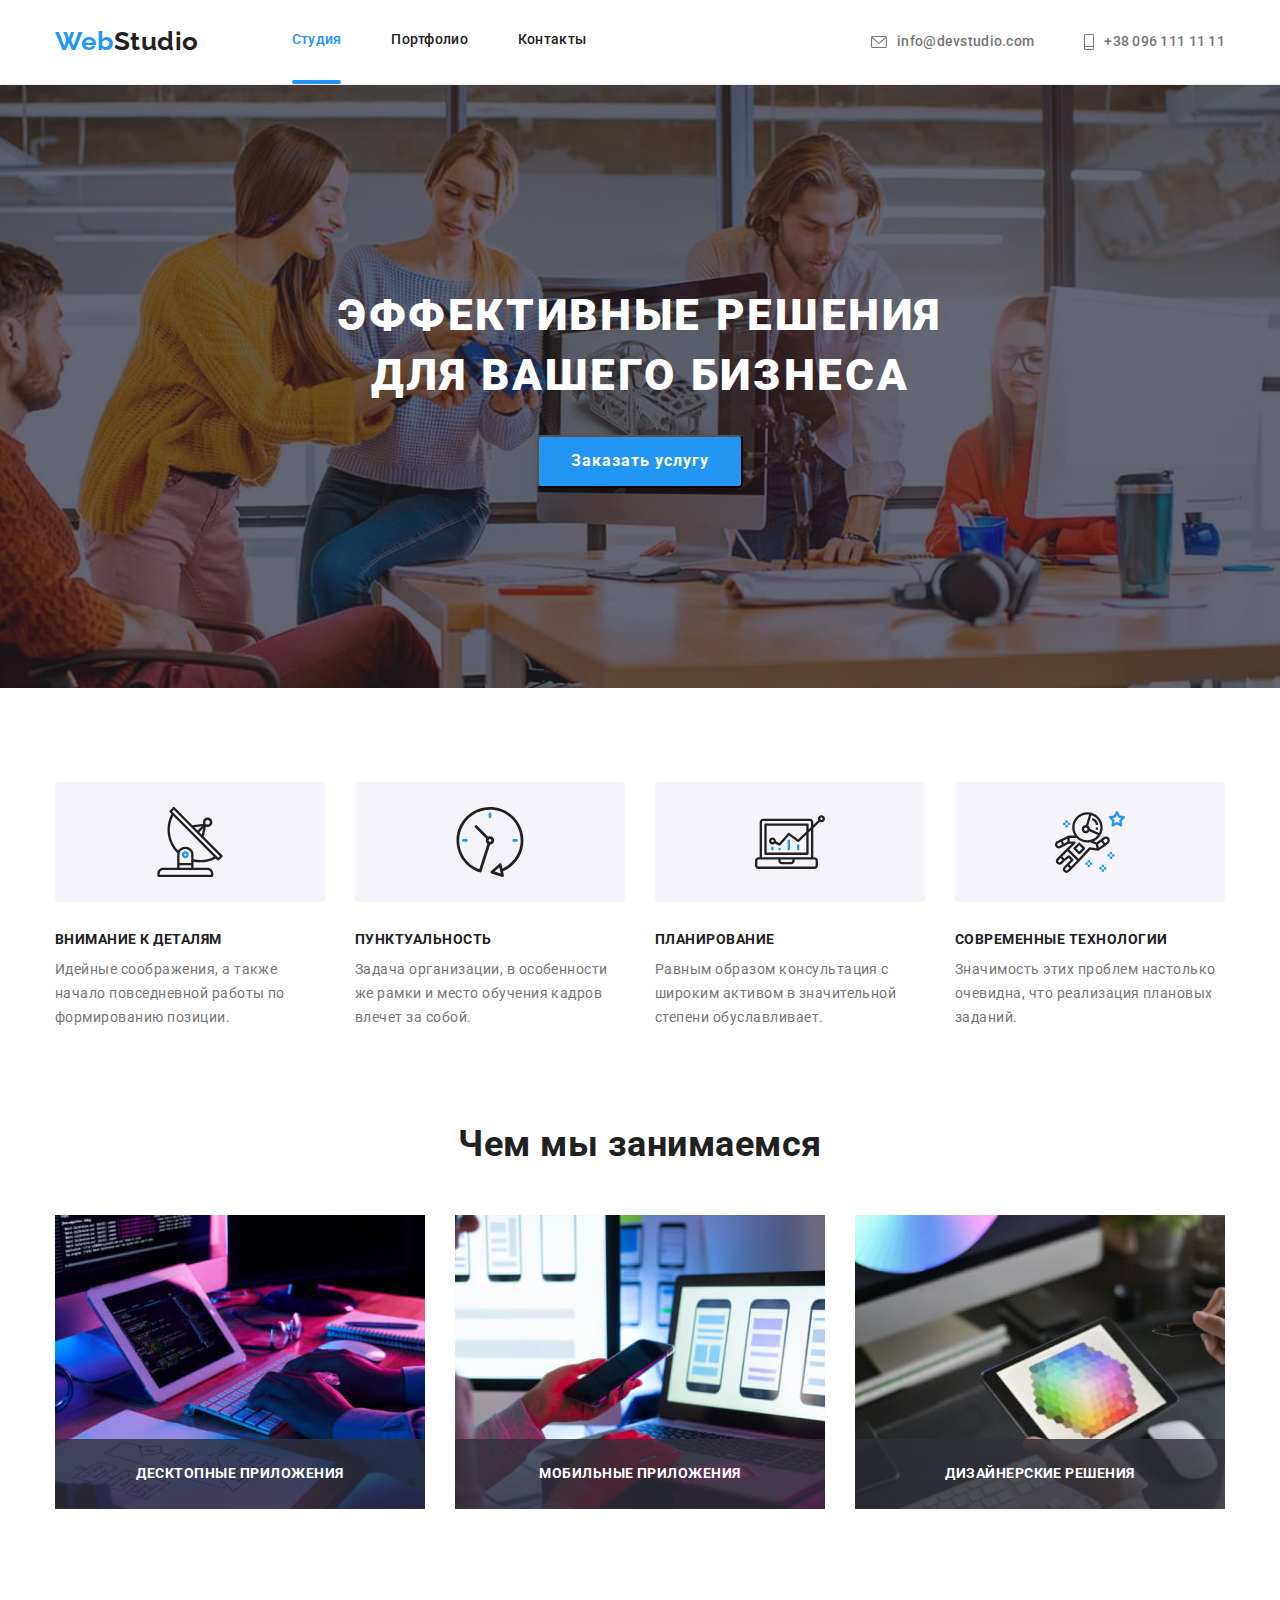
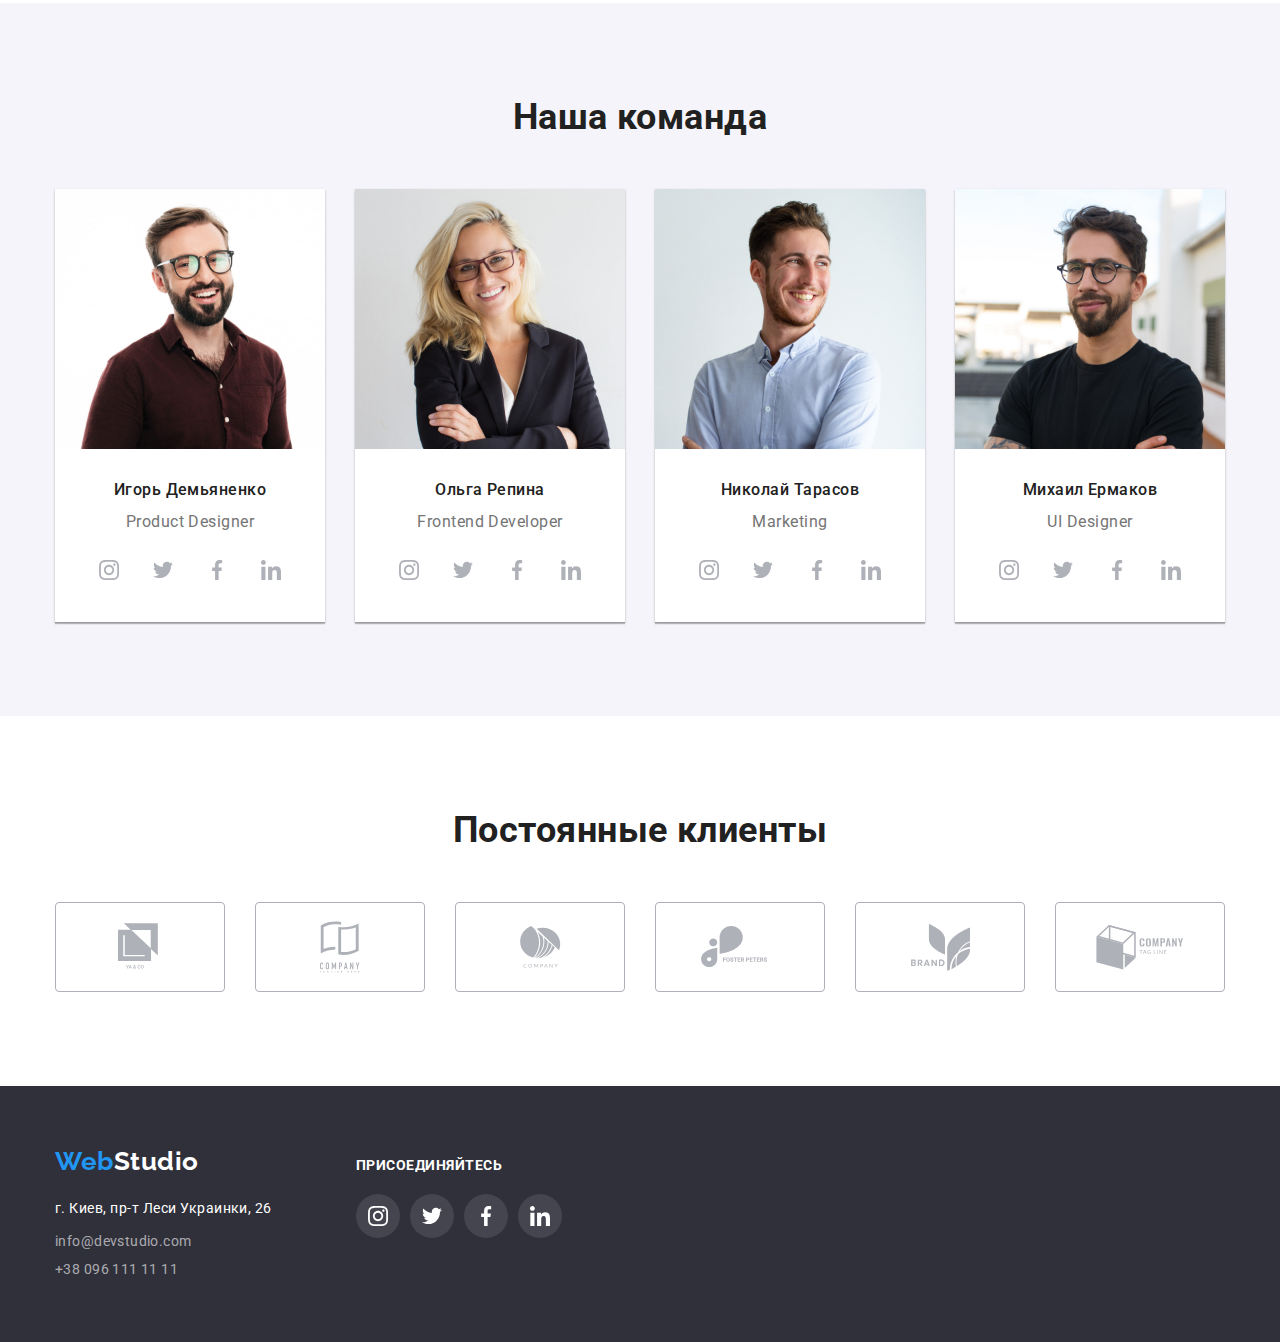
<file: index.html>
<!DOCTYPE html>
<html lang="ru">
<head>
    <meta charset="UTF-8">
    <meta http-equiv="X-UA-Compatible" content="IE=edge">
    <meta name="viewport" content="width=device-width, initial-scale=1.0">
    <title>Web Studio</title>
    <!--нормалізатор -->
    <link
        rel="stylesheet"
        href="https://cdnjs.cloudflare.com/ajax/libs/modern-normalize/1.0.0/modern-normalize.min.css"
    />
    <!--Стилі-->
    <link rel="preconnect" href="https://fonts.gstatic.com">
    <link href="https://fonts.googleapis.com/css2?family=Raleway:wght@700&family=Roboto:wght@400;500;700;900&display=swap"
        rel="stylesheet">
    <link rel="stylesheet" href="./css/styles.css">
</head>
<body>
    <!-- Шапка сторінки (верхня лінія) -->
    <header class="header">
        <div class="container main-nav">
            <nav class="main-nav">
                <!--Логотип-->
                <a href="./index.html" class="logo link"><span class="logo-web">Web</span>Studio</a>

                <!--Навигацыя--> 
                <ul class="menu list zeroing">
                    <li class="menu-item current"><a href="./index.html" class="link current">Студия</a></li>
                    <li class="menu-item"><a href="./portfolio.html" class="link">Портфолио</a></li>
                    <li class="menu-item"><a href="" class="link">Контакты</a></li>
                </ul>
            </nav>

            <!--Номер телефона и электронная почта-->
            <ul class="contact list zeroing">
                <li class="contact-item mail">
                    <a href="mailto:info@devstudio.com" class="link">
                            <svg class="icon">
                                <use href="./images/icons.svg/sprite.svg#icon-envelope"></use>
                            </svg>
                        info@devstudio.com 
                    </a>
                </li>
                <li class="contact-item">
                    <a href="tel:+380961111111" class="link">
                            <svg class="icon">
                                <use href="./images/icons.svg/sprite.svg#icon-vector"></use>
                            </svg>
                        +38 096 111 11 11
                    </a>
                </li>
            </ul>     
        </div>
    </header>
    
    <!-- Унікальний контент сторінки -->
    <main>

        <!--Шапка-->
        <section class="hero">
            <div class="container">
                <h1 class="hero-title zeroing">Эффективные решения для вашего бизнеса</h1>
                <button type="button" class="button" data-modal-open>Заказать услугу</button>
            </div>
        </section>

        <!--Особливість-->
        <section class="section">
            <div class="container">
                <ul class="items-feature list zeroing">
                    <li class="list-feature">
                        <div class="feature-icon">                           
                            <svg class="icon">
                                <use href="./images/icons.svg/sprite.svg#icon-antenna"></use>
                            </svg>                          
                        </div>
                        <h2 class="section-title zeroing">Внимание к деталям</h2>
                        <p class="section-text zeroing">Идейные соображения, а также начало повседневной работы по формированию позиции.</p>
                    </li>

                    <li class="list-feature">
                        <div class="feature-icon">                           
                            <svg class="icon">
                                <use href="./images/icons.svg/sprite.svg#icon-clock"></use>
                            </svg>                           
                        </div>
                        <h2 class="section-title zeroing">Пунктуальность</h2>
                        <p class="section-text zeroing">Задача организации, в особенности же рамки и место обучения кадров влечет за собой.</p>
                    </li>

                    <li class="list-feature">
                        <div class="feature-icon">                         
                            <svg class="icon">
                                <use href="./images/icons.svg/sprite.svg#icon-diagram"></use>
                            </svg>
                        </div>
                        <h2 class="section-title zeroing">Планирование</h2>
                        <p class="section-text zeroing">Равным образом консультация с широким активом в значительной степени обуславливает.</p>
                    </li>

                    <li class="list-feature">
                        <div class="feature-icon">
                            <svg class="icon">
                                <use href="./images/icons.svg/sprite.svg#icon-astronaut"></use>
                            </svg>
                        </div>
                        <h2 class="section-title zeroing">Современные технологии</h2>
                        <p class="section-text zeroing">Значимость этих проблем настолько очевидна, что реализация плановых заданий.</p>
                    </li>
                </ul>
            </div>
        </section>

        <!--Чим ми займаемося-->
        <section class="section">
            <div class="container not">
                <h2 class="section-title zeroing">Чем мы занимаемся</h2>

                <ul class="items-hobbies list zeroing">
                    <li class="list-hobbies">
                        <img class="img" src="./images/box1.jpg" alt="дизайн" width="370"/> 
                        <div class="overlay">
                            <p class="zeroing">Десктопные приложения</p>
                        </div>
                    </li>

                    <li class="list-hobbies">
                        <img class="img" src="./images/box2.jpg" alt="прототип" width="370"/>
                        <div class="overlay">
                            <p class="zeroing">Мобильные приложения</p>
                        </div>
                    </li>

                    <li class="list-hobbies">
                        <img class="img" src="./images/box3.jpg" alt="верстка" width="370"/>
                        <div class="overlay ">
                            <p class="zeroing">Дизайнерские решения</p>
                        </div>
                    </li>
                </ul>
                </div>
        </section>

        <!--Наша команда-->
        <section class="section team">
            <div class="container">
                <h2 class="section-title zeroing">Наша команда</h2>
                
                <ul class="items-team list zeroing">
                    <li class="list-team">
                        <img class="img" src="./images/img.jpg" alt="Игорь Демьяненко" width="270" />
                        <div class="text-card">
                            <h3 class="section-subtitle zeroing">Игорь Демьяненко</h3>
                            <p class="section-text zeroing">Product Designer</p>
                            <ul class="social-icons list zeroing">
                                <li class="social-icons-item">
                                    <a href="" class="social-link link" target="_blank" rel="noopener noreferrer">
                                        <svg class="icon">
                                            <use href="./images/icons.svg/sprite.svg#icon-instagram"></use>
                                        </svg>
                                    </a>
                                </li>
                                <li class="social-icons-item">
                                    <a href="" class="social-link link" target="_blank" rel="noopener noreferrer">
                                        <svg class="icon">
                                            <use href="./images/icons.svg/sprite.svg#icon-twitter"></use>
                                        </svg>
                                    </a>
                                </li>
                                <li class="social-icons-item">
                                    <a href="" class="social-link link" target="_blank" rel="noopener noreferrer">
                                        <svg class="icon">
                                            <use href="./images/icons.svg/sprite.svg#icon-facebook"></use>
                                        </svg>
                                    </a>
                                </li>
                                <li class="social-icons-item">
                                    <a href="" class="social-link link" target="_blank" rel="noopener noreferrer">
                                        <svg class="icon">
                                            <use href="./images/icons.svg/sprite.svg#icon-linkedin"></use>
                                        </svg>
                                    </a>
                                </li>
                            </ul>
                        </div>
                    </li>
                
                    <li class="list-team">
                        <img class="img" src="./images/img1.jpg" alt="Ольга Репина" width="270" />
                        <div class="text-card">
                            <h3 class="section-subtitle zeroing">Ольга Репина</h3>
                            <p class="section-text zeroing">Frontend Developer</p>
                            <ul class="social-icons list zeroing">
                                <li class="social-icons-item">
                                    <a href="" class="social-link link" target="_blank" rel="noopener noreferrer">
                                        <svg class="icon">
                                            <use href="./images/icons.svg/sprite.svg#icon-instagram"></use>
                                        </svg>
                                    </a>
                                </li>
                                <li class="social-icons-item">
                                    <a href="" class="social-link link" target="_blank" rel="noopener noreferrer">
                                        <svg class="icon">
                                            <use href="./images/icons.svg/sprite.svg#icon-twitter"></use>
                                        </svg>
                                    </a>
                                </li>
                                <li class="social-icons-item">
                                    <a href="" class="social-link link" target="_blank" rel="noopener noreferrer">
                                        <svg class="icon">
                                            <use href="./images/icons.svg/sprite.svg#icon-facebook"></use>
                                        </svg>
                                    </a>
                                </li>
                                <li class="social-icons-item">
                                    <a href="" class="social-link link" target="_blank" rel="noopener noreferrer">
                                        <svg class="icon">
                                            <use href="./images/icons.svg/sprite.svg#icon-linkedin"></use>
                                        </svg>
                                    </a>
                                </li>
                            </ul>
                        </div>
                    </li>
                
                    <li class="list-team">
                        <img class="img" src="./images/img2.jpg" alt="Николай Тарасов" width="270" />
                        <div class="text-card">
                            <h3 class="section-subtitle zeroing">Николай Тарасов</h3>
                            <p class="section-text zeroing">Marketing</p>
                            <ul class="social-icons list zeroing">
                                <li class="social-icons-item">
                                    <a href="" class="social-link link" target="_blank" rel="noopener noreferrer">
                                        <svg class="icon">
                                            <use href="./images/icons.svg/sprite.svg#icon-instagram"></use>
                                        </svg>
                                    </a>
                                </li>
                                <li class="social-icons-item">
                                    <a href="" class="social-link link" target="_blank" rel="noopener noreferrer">
                                        <svg class="icon">
                                            <use href="./images/icons.svg/sprite.svg#icon-twitter"></use>
                                        </svg>
                                    </a>
                                </li>
                                <li class="social-icons-item">
                                    <a href="" class="social-link link" target="_blank" rel="noopener noreferrer">
                                        <svg class="icon">
                                            <use href="./images/icons.svg/sprite.svg#icon-facebook"></use>
                                        </svg>
                                    </a>
                                </li>
                                <li class="social-icons-item">
                                    <a href="" class="social-link link" target="_blank" rel="noopener noreferrer">
                                        <svg class="icon">
                                            <use href="./images/icons.svg/sprite.svg#icon-linkedin"></use>
                                        </svg>
                                    </a>
                                </li>
                            </ul>
                        </div>
                    </li>

                    <li class="list-team">
                        <img class="img" src="./images/img3.jpg" alt="Михаил Ермаков" width="270" />
                        <div class="text-card">
                            <h3 class="section-subtitle zeroing">Михаил Ермаков</h3>
                            <p class="section-text zeroing">UI Designer</p>
                            <ul class="social-icons list zeroing">
                                <li class="social-icons-item">
                                    <a href="" class="social-link link" target="_blank" rel="noopener noreferrer">
                                        <svg class="icon">
                                            <use href="./images/icons.svg/sprite.svg#icon-instagram"></use>
                                        </svg>
                                    </a>
                                </li>
                                <li class="social-icons-item">
                                    <a href="" class="social-link link" target="_blank" rel="noopener noreferrer">
                                        <svg class="icon">
                                            <use href="./images/icons.svg/sprite.svg#icon-twitter"></use>
                                        </svg>
                                    </a>
                                </li>
                                <li class="social-icons-item">
                                    <a href="" class="social-link link" target="_blank" rel="noopener noreferrer">
                                        <svg class="icon">
                                            <use href="./images/icons.svg/sprite.svg#icon-facebook"></use>
                                        </svg>
                                    </a>
                                </li>
                                <li class="social-icons-item">
                                    <a href="" class="social-link link" target="_blank" rel="noopener noreferrer">
                                        <svg class="icon">
                                            <use href="./images/icons.svg/sprite.svg#icon-linkedin"></use>
                                        </svg>
                                    </a>
                                </li>
                            </ul>
                        </div>
                    </li>
                </ul>
            </div>
        </section>
        
        <!--Постоянные клиенты-->
        <section class="section">
            <div class="container clients">
                <h2 class="section-title zeroing">Постоянные клиенты</h2>
                <ul class="clients-list list zeroing">
                    <li class="clients-icons-item">
                        <a href="" class="clients-link link" target="_blank" rel="noopener noreferrer">
                            <svg class="icon" width="44" height="49">
                                <use href="./images/icons.svg/sprite.svg#icon-logo-1"></use>
                            </svg>
                        </a>
                    </li>
                    <li class="clients-icons-item">
                        <a href="" class="clients-link link" target="_blank" rel="noopener noreferrer">
                            <svg class="icon" width="40" height="52">
                                <use href="./images/icons.svg/sprite.svg#icon-logo-2"></use>
                            </svg>
                        </a>
                    </li>
                    <li class="clients-icons-item">
                        <a href="" class="clients-link link" target="_blank" rel="noopener noreferrer">
                            <svg class="icon" width="41" height="42">
                                <use href="./images/icons.svg/sprite.svg#icon-logo-3"></use>
                            </svg>
                        </a>
                    </li>
                    <li class="clients-icons-item">
                        <a href="" class="clients-link link" target="_blank" rel="noopener noreferrer">
                            <svg class="icon" width="79" height="42">
                                <use href="./images/icons.svg/sprite.svg#icon-logo-4"></use>
                            </svg>
                        </a>
                    </li>
                    <li class="clients-icons-item">
                        <a href="" class="clients-link link" target="_blank" rel="noopener noreferrer">
                            <svg class="icon" width="59" height="47">
                                <use href="./images/icons.svg/sprite.svg#icon-logo-5"></use>
                            </svg>
                        </a>
                    </li>
                    <li class="clients-icons-item">
                        <a href="" class="clients-link link" target="_blank" rel="noopener noreferrer">
                            <svg class="icon" width="88" height="45">
                                <use href="./images/icons.svg/sprite.svg#icon-logo-6"></use>
                            </svg>
                        </a>
                    </li>
                </ul>
            </div>  
        </section>
            

    </main>
    
    <!-- Підвал сторінки -->
    <footer class="footer">
        <div class="container flexbox">
            <div class="footer-position">
            <!--Логотип-->
            <a href="./index.html" class="logo link"><span class="logo-web">Web</span>Studio</a>

            <!--Адрес, номер телефона и электронная почта-->
            <address class="adress">
                <p class="text-adress zeroing">г. Киев, пр-т Леси Украинки, 26</p>
                <ul class="contact-footer list zeroing">
                    <li class="item-contact-footer"><a href="mailto:info@devstudio.com" class="link">info@devstudio.com</a></li>
                    <li class="item-contact-footer"><a href="tel:+380961111111" class="link">+38 096 111 11 11</a></li>
                </ul>
            </address>
            </div>
            <div class="join footer-position">
                <h2 class="footer-title zeroing">присоединяйтесь</h2>
                <ul class="social-icons list zeroing">
                    <li class="social-icons-item">
                        <a href="" class="social-link footer-icon link" target="_blank" rel="noopener noreferrer">
                            <svg class="icon">
                                <use href="./images/icons.svg/sprite.svg#icon-instagram"></use>
                            </svg>
                        </a>
                    </li>
                    <li class="social-icons-item">
                        <a href="" class="social-link footer-icon link" target="_blank" rel="noopener noreferrer">
                            <svg class="icon">
                                <use href="./images/icons.svg/sprite.svg#icon-twitter"></use>
                            </svg>
                        </a>
                    </li>
                    <li class="social-icons-item">
                        <a href="" class="social-link footer-icon link" target="_blank" rel="noopener noreferrer">
                            <svg class="icon">
                                <use href="./images/icons.svg/sprite.svg#icon-facebook"></use>
                            </svg>
                        </a>
                    </li>
                    <li class="social-icons-item">
                        <a href="" class="social-link footer-icon link" target="_blank" rel="noopener noreferrer">
                            <svg class="icon">
                                <use href="./images/icons.svg/sprite.svg#icon-linkedin"></use>
                            </svg>
                        </a>
                    </li>
                </ul>
            </div>
            
        </div>
    </footer>

    <!--Модальное окно-->
    <div class="backdrop is-hidden" data-modal>
        <div class="modal">
            <button class="button-close" data-modal-close>
                <svg class="icon">
                    <use href="./images/icons.svg/sprite.svg#icon-buttonclose"></use>
                </svg>
            </button>
        </div>
    </div>

    <script src="./js/modal.js"></script>
</body>
</html>
</file>
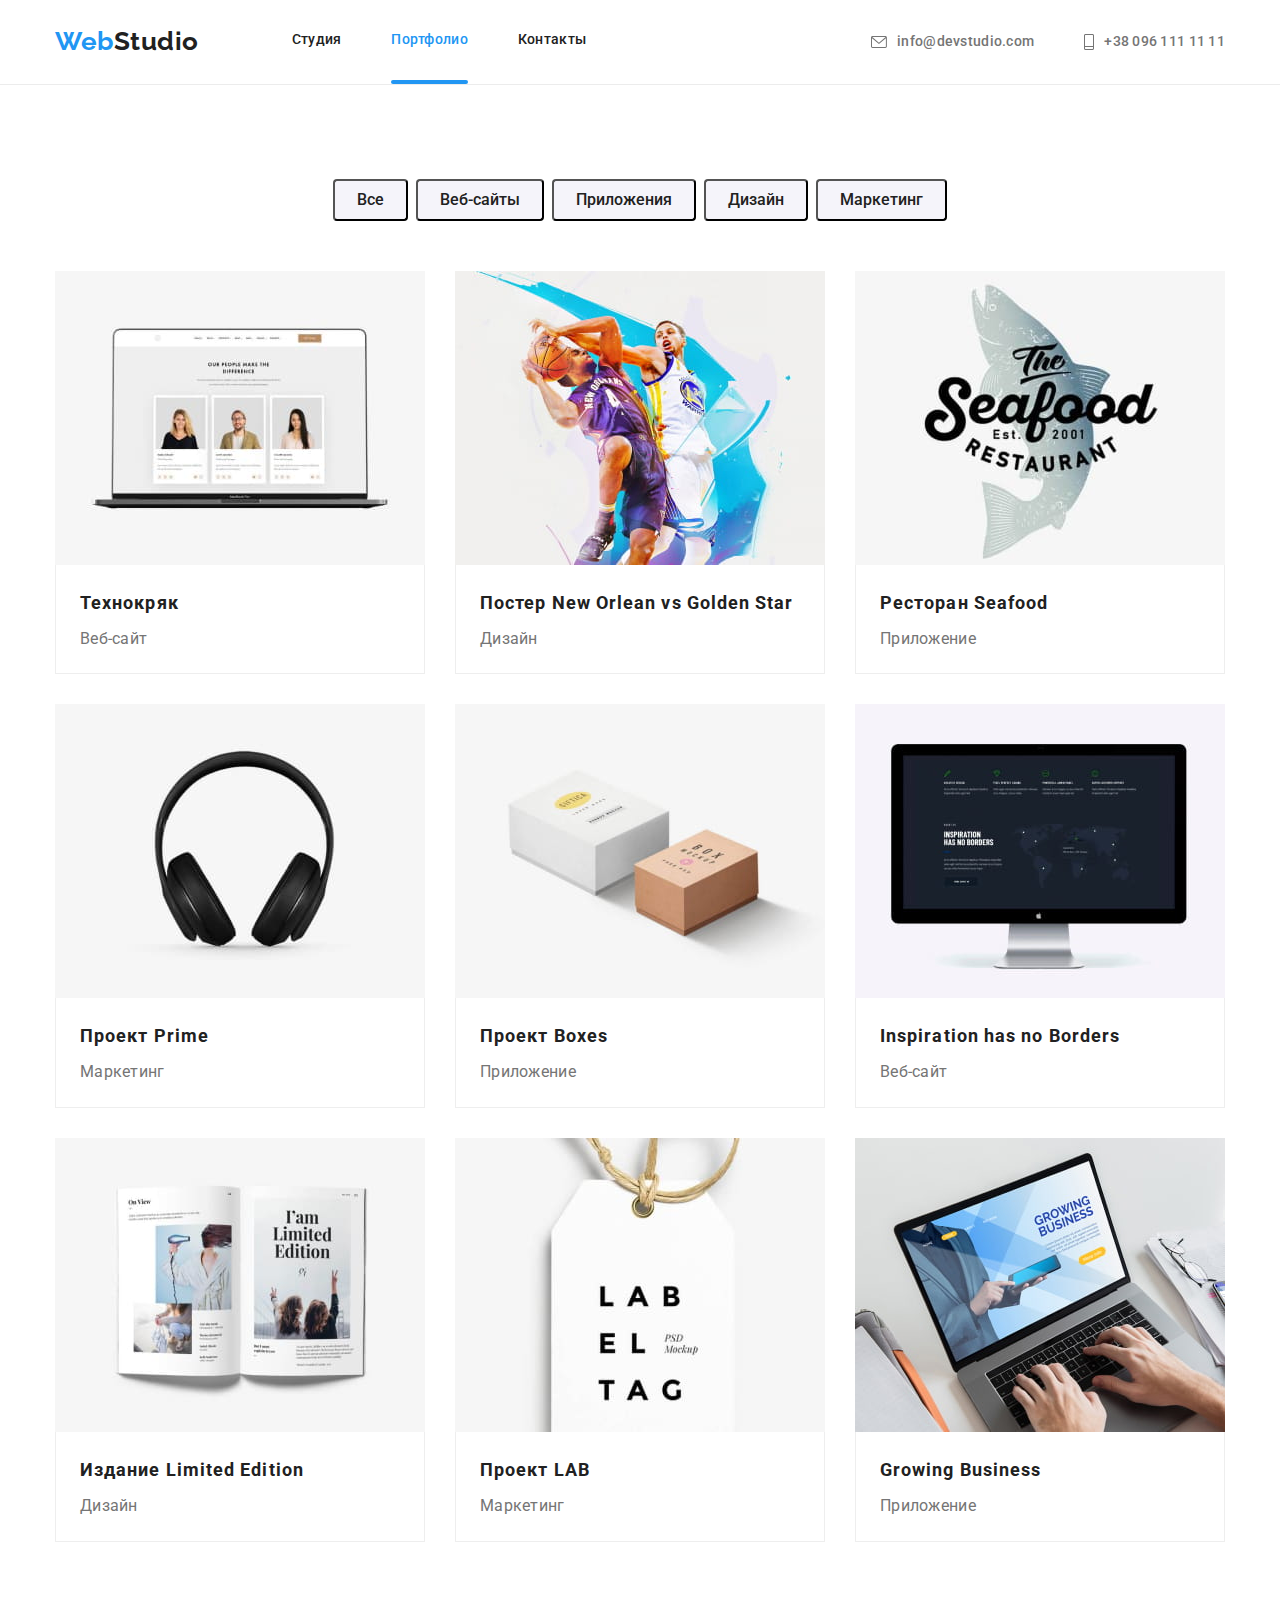
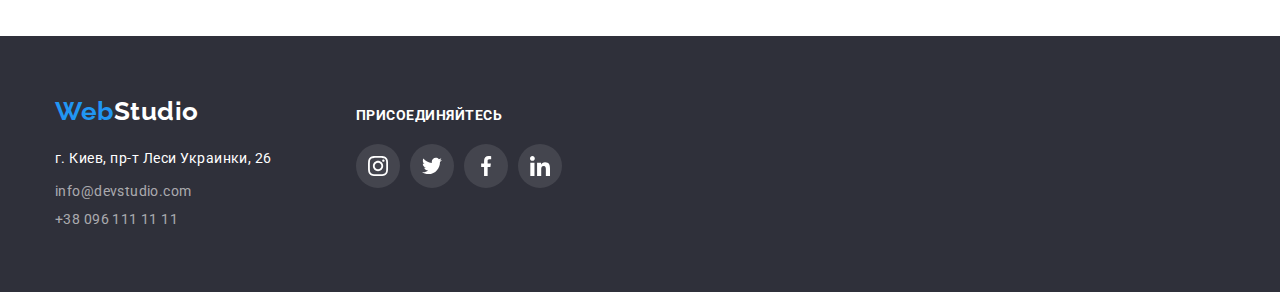
<file: portfolio.html>
<!DOCTYPE html>
<html lang="en">
<head>
    <meta charset="UTF-8">
    <meta http-equiv="X-UA-Compatible" content="IE=edge">
    <meta name="viewport" content="width=device-width, initial-scale=1.0">
    <title>Web Studio</title>
    <!--нормалізатор -->
    <link rel="stylesheet" href="https://cdnjs.cloudflare.com/ajax/libs/modern-normalize/1.0.0/modern-normalize.min.css" />
    <!--Стилі-->
    <link rel="preconnect" href="https://fonts.gstatic.com">
    <link href="https://fonts.googleapis.com/css2?family=Raleway:wght@700&family=Roboto:wght@400;500;700;900&display=swap"
        rel="stylesheet">
    <link rel="stylesheet" href="./css/styles.css">
</head>
<body>
    <!-- Шапка сторінки (верхня лінія) -->
    <header class="header">
        <div class="container main-nav">
            <nav class="main-nav">
                <!--Логотип-->
                <a href="./index.html" class="logo link"><span class="logo-web">Web</span>Studio</a>
    
                <!--Навигацыя-->
                <ul class="menu list zeroing">
                    <li class="menu-item"><a href="./index.html" class="link">Студия</a></li>
                    <li class="menu-item current"><a href="./portfolio.html" class="link current">Портфолио</a></li>
                    <li class="menu-item"><a href="" class="link">Контакты</a></li>
                </ul>
            </nav>
    
            <!--Номер телефона и электронная почта-->
            <ul class="contact list zeroing">
                <li class="contact-item mail">
                    <a href="mailto:info@devstudio.com" class="link">
                        <svg class="icon">
                            <use href="./images/icons.svg/sprite.svg#icon-envelope"></use>
                        </svg>
                        info@devstudio.com
                    </a>
                </li>
                <li class="contact-item">
                    <a href="tel:+380961111111" class="link">
                        <svg class="icon">
                            <use href="./images/icons.svg/sprite.svg#icon-vector"></use>
                        </svg>
                        +38 096 111 11 11
                    </a>
                </li>
            </ul>
        </div>
    </header>

    <main class="main">
        <section class="section-portfolio">
            <div class="container">
                <!--Портфоліо-->
                <h1 class="section-title zeroing">Портфоліо</h1>

                <!--Кнопки фильтра-->
                <ul class="filters list zeroing">
                    <li class="item-filters"><button type="button" class="filters-button">Все</button></li>
                    <li class="item-filters"><button type="button" class="filters-button">Веб-сайты</button></li>
                    <li class="item-filters"><button type="button" class="filters-button">Приложения</button></li>
                    <li class="item-filters"><button type="button" class="filters-button">Дизайн</button></li>
                    <li class="item-filters"><button type="button" class="filters-button">Маркетинг</button></li>
                </ul>
            

                <!--Поект-->
                <ul class="items-project list zeroing">
                    <li class="item">
                        <a href="" class="link">
                            <div class="image">
                                <img class="img" src="./images/images/img-1.jpg" alt="Технокряк" width="370" />
                                <div class="overlay-project">
                                    <p class="zeroing">Технокряк это современная площадка распространения коронавируса. Компании используют эту платформу для цифрового шпионажа и атак на защищённые сервера конкурентов.</p>
                                </div>
                            </div>
                            <div class="text-image">
                                <h2 class="section-title zeroing">Технокряк</h2>
                                <p class="section-text zeroing">Веб-сайт</p>
                            </div>
                        </a>
                    </li>

                    <li class="item">
                        <a href="" class="link">
                            <div class="image">    
                                <img class="img" src="./images/images/img-2.jpg" alt="Постер New Orlean vs Golden Star" width="370" />
                                <div class="overlay-project">
                                    <p class="zeroing"></p>
                                </div>
                            </div>
                            <div class="text-image">
                                <h2 class="section-title zeroing">Постер New Orlean vs Golden Star</h2>
                                <p class="section-text zeroing">Дизайн</p>
                            </div>
                        </a>
                    </li>

                    <li class="item">
                        <a href="" class="link">
                            <div class="image">
                                <img class="img" src="./images/images/img-3.jpg" alt="Логотип ресторана Seafood" width="370" />
                                <div class="overlay-project">
                                    <p class="zeroing"></p>
                                </div>
                            </div>
                            <div class="text-image">
                                <h2 class="section-title zeroing">Ресторан Seafood</h2>
                                <p class="section-text zeroing">Приложение</p>
                            </div>
                        </a>
                    </li>

                    <li class="item">
                        <a href="" class="link">
                            <div class="image">
                                <img class="img" src="./images/images/img-4.jpg" alt="Проект Prime" width="370" />
                                <div class="overlay-project">
                                    <p class="zeroing"></p>
                                </div>
                            </div>
                            <div class="text-image">
                                <h2 class="section-title zeroing">Проект Prime</h2>
                                <p class="section-text zeroing">Маркетинг</p>
                            </div>
                        </a>
                    </li>

                    <li class="item">
                        <a href="" class="link">
                            <div class="image">
                                <img class="img" src="./images/images/img-5.jpg" alt="Проект Boxes" width="370" />
                                <div class="overlay-project">
                                    <p class="zeroing"></p>
                                </div>
                            </div>
                            <div class="text-image">
                                <h2 class="section-title zeroing">Проект Boxes</h2>
                                <p class="section-text zeroing">Приложение</p>
                            </div>
                        </a>
                    </li>

                    <li class="item">
                        <a href="" class="link">
                            <div class="image">
                                <img class="img" src="./images/images/img-6.jpg" alt="Inspiration has no Borders" width="370" />
                                <div class="overlay-project">
                                    <p class="zeroing"></p>
                                </div>
                            </div>
                            <div class="text-image">
                                <h2 class="section-title zeroing">Inspiration has no Borders</h2>
                                <p class="section-text zeroing">Веб-сайт</p>
                            </div>
                        </a>
                    </li>

                    <li class="item">
                        <a href="" class="link">
                            <div class="image">
                                <img class="img" src="./images/images/img-7.jpg" alt="Издание Limited Edition" width="370" />
                                <div class="overlay-project">
                                    <p class="zeroing"></p>
                                </div>
                            </div>
                            <div class="text-image">
                                <h2 class="section-title zeroing">Издание Limited Edition</h2>
                                <p class="section-text zeroing">Дизайн</p>
                            </div>
                        </a>
                    </li>

                    <li class="item">
                        <a href="" class="link">
                            <div class="image">
                                <img class="img" src="./images/images/img-8.jpg" alt="Проект LAB" width="370" />
                                <div class="overlay-project">
                                    <p class="zeroing"></p>
                                </div>
                            </div>
                            <div class="text-image">
                                <h2 class="section-title zeroing">Проект LAB</h2>
                                <p class="section-text zeroing">Маркетинг</p>
                            </div>
                        </a>
                    </li>

                    <li class="item">
                        <a href="" class="link">
                            <div class="image">
                                <img class="img" src="./images/images/img-9.jpg" alt="Growing Business" width="370" />
                                <div class="overlay-project">
                                    <p class="zeroing"></p>
                                </div>
                            </div>
                            <div class="text-image">
                                <h2 class="section-title zeroing">Growing Business</h2>
                                <p class="section-text zeroing">Приложение</p>
                            </div>
                        </a>
                    </li>
                </ul>
            </div>
        </section>
    </main>

    <!-- Підвал сторінки -->
    <footer class="footer">
        <div class="container flexbox">
            <div class="footer-position">
                <!--Логотип-->
                <a href="./index.html" class="logo link"><span class="logo-web">Web</span>Studio</a>
    
                <!--Адрес, номер телефона и электронная почта-->
                <address class="adress">
                    <p class="text-adress zeroing">г. Киев, пр-т Леси Украинки, 26</p>
                    <ul class="contact-footer list zeroing">
                        <li class="item-contact-footer"><a href="mailto:info@devstudio.com"
                                class="link">info@devstudio.com</a></li>
                        <li class="item-contact-footer"><a href="tel:+380961111111" class="link">+38 096 111 11 11</a></li>
                    </ul>
                </address>
            </div>
            <div class="join footer-position">
                <h2 class="footer-title zeroing">присоединяйтесь</h2>
                <ul class="social-icons list zeroing">
                    <li class="social-icons-item">
                        <a href="" class="social-link footer-icon link" target="_blank" rel="noopener noreferrer">
                            <svg class="icon">
                                <use href="./images/icons.svg/sprite.svg#icon-instagram"></use>
                            </svg>
                        </a>
                    </li>
                    <li class="social-icons-item">
                        <a href="" class="social-link footer-icon link" target="_blank" rel="noopener noreferrer">
                            <svg class="icon">
                                <use href="./images/icons.svg/sprite.svg#icon-twitter"></use>
                            </svg>
                        </a>
                    </li>
                    <li class="social-icons-item">
                        <a href="" class="social-link footer-icon link" target="_blank" rel="noopener noreferrer">
                            <svg class="icon">
                                <use href="./images/icons.svg/sprite.svg#icon-facebook"></use>
                            </svg>
                        </a>
                    </li>
                    <li class="social-icons-item">
                        <a href="" class="social-link footer-icon link" target="_blank" rel="noopener noreferrer">
                            <svg class="icon">
                                <use href="./images/icons.svg/sprite.svg#icon-linkedin"></use>
                            </svg>
                        </a>
                    </li>
                </ul>
            </div>
    
        </div>
    </footer>
</body>
</html>
</file>
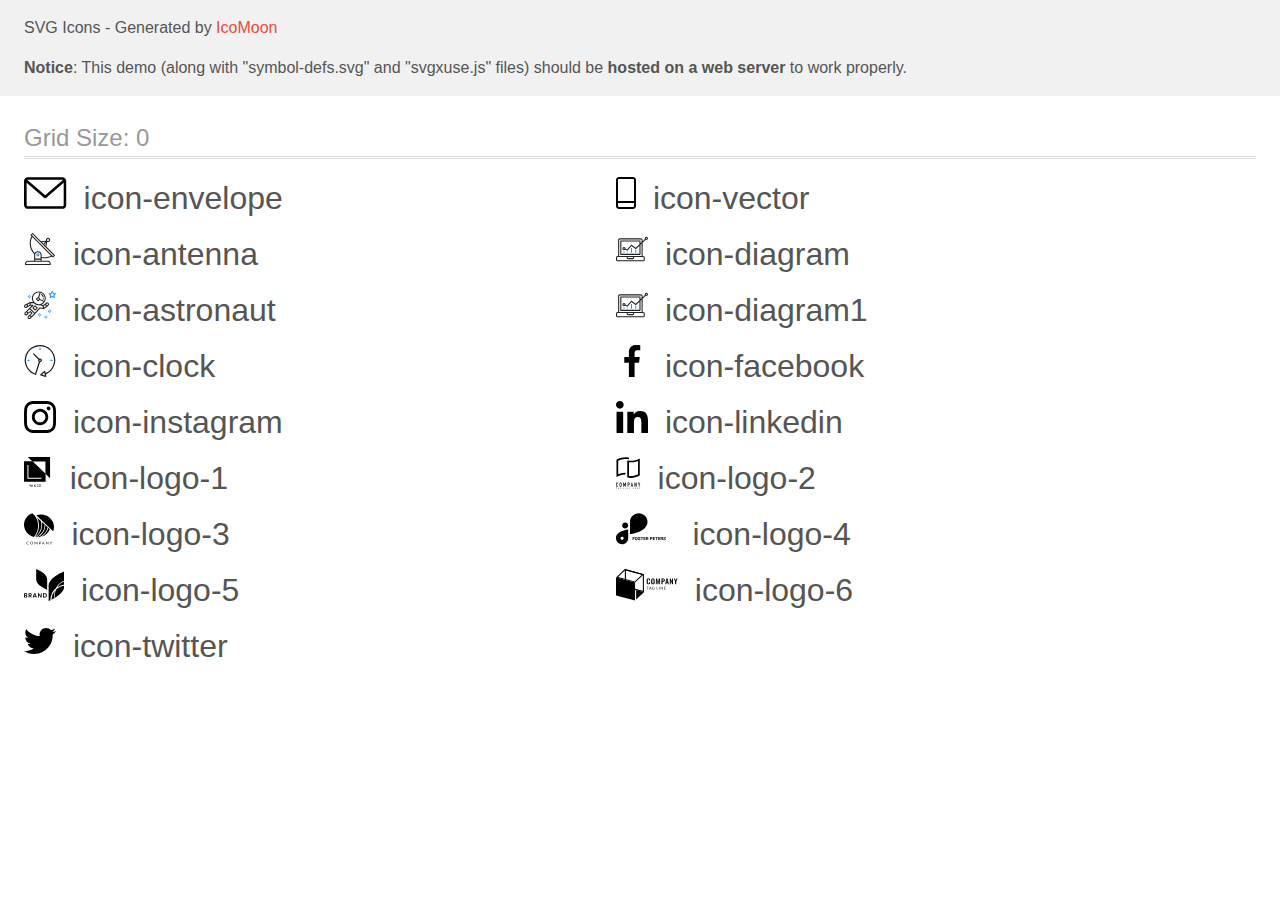
<file: images/icomoon/demo-external-svg.html>
<!doctype html>
<html>
<head>
    <title>IcoMoon - SVG Icons</title>
    <meta charset="utf-8">
    <meta name="viewport" content="width=device-width, initial-scale=1">
    <link rel="stylesheet" href="demo-files/demo.css">
    <link rel="stylesheet" href="style.css">
</head>
<body>
<header class="bgc1 clearfix">
<div class="mhl">
    <p>SVG Icons - Generated by <a href="https://icomoon.io/app">IcoMoon</a></p><p><strong>Notice</strong>: This demo (along with "symbol-defs.svg" and "svgxuse.js" files) should be <b>hosted on a web server</b> to work properly.</p>
</div>
</header>
    <div class="clearfix mhl ptl">
        <h1 class="mvm mtn fgc1">Grid Size: 0</h1>
        <div class="glyph fs1">
            <div class="clearfix pbs">
                <svg class="icon icon-envelope"><use xlink:href="symbol-defs.svg#icon-envelope"></use></svg><span class="name"> icon-envelope</span>
            </div>
        </div>
        <div class="glyph fs1">
            <div class="clearfix pbs">
                <svg class="icon icon-vector"><use xlink:href="symbol-defs.svg#icon-vector"></use></svg><span class="name"> icon-vector</span>
            </div>
        </div>
        <div class="glyph fs1">
            <div class="clearfix pbs">
                <svg class="icon icon-antenna"><use xlink:href="symbol-defs.svg#icon-antenna"></use></svg><span class="name"> icon-antenna</span>
            </div>
        </div>
        <div class="glyph fs1">
            <div class="clearfix pbs">
                <svg class="icon icon-diagram"><use xlink:href="symbol-defs.svg#icon-diagram"></use></svg><span class="name"> icon-diagram</span>
            </div>
        </div>
        <div class="glyph fs1">
            <div class="clearfix pbs">
                <svg class="icon icon-astronaut"><use xlink:href="symbol-defs.svg#icon-astronaut"></use></svg><span class="name"> icon-astronaut</span>
            </div>
        </div>
        <div class="glyph fs1">
            <div class="clearfix pbs">
                <svg class="icon icon-diagram1"><use xlink:href="symbol-defs.svg#icon-diagram1"></use></svg><span class="name"> icon-diagram1</span>
            </div>
        </div>
        <div class="glyph fs1">
            <div class="clearfix pbs">
                <svg class="icon icon-clock"><use xlink:href="symbol-defs.svg#icon-clock"></use></svg><span class="name"> icon-clock</span>
            </div>
        </div>
        <div class="glyph fs1">
            <div class="clearfix pbs">
                <svg class="icon icon-facebook"><use xlink:href="symbol-defs.svg#icon-facebook"></use></svg><span class="name"> icon-facebook</span>
            </div>
        </div>
        <div class="glyph fs1">
            <div class="clearfix pbs">
                <svg class="icon icon-instagram"><use xlink:href="symbol-defs.svg#icon-instagram"></use></svg><span class="name"> icon-instagram</span>
            </div>
        </div>
        <div class="glyph fs1">
            <div class="clearfix pbs">
                <svg class="icon icon-linkedin"><use xlink:href="symbol-defs.svg#icon-linkedin"></use></svg><span class="name"> icon-linkedin</span>
            </div>
        </div>
        <div class="glyph fs1">
            <div class="clearfix pbs">
                <svg class="icon icon-logo-1"><use xlink:href="symbol-defs.svg#icon-logo-1"></use></svg><span class="name"> icon-logo-1</span>
            </div>
        </div>
        <div class="glyph fs1">
            <div class="clearfix pbs">
                <svg class="icon icon-logo-2"><use xlink:href="symbol-defs.svg#icon-logo-2"></use></svg><span class="name"> icon-logo-2</span>
            </div>
        </div>
        <div class="glyph fs1">
            <div class="clearfix pbs">
                <svg class="icon icon-logo-3"><use xlink:href="symbol-defs.svg#icon-logo-3"></use></svg><span class="name"> icon-logo-3</span>
            </div>
        </div>
        <div class="glyph fs1">
            <div class="clearfix pbs">
                <svg class="icon icon-logo-4"><use xlink:href="symbol-defs.svg#icon-logo-4"></use></svg><span class="name"> icon-logo-4</span>
            </div>
        </div>
        <div class="glyph fs1">
            <div class="clearfix pbs">
                <svg class="icon icon-logo-5"><use xlink:href="symbol-defs.svg#icon-logo-5"></use></svg><span class="name"> icon-logo-5</span>
            </div>
        </div>
        <div class="glyph fs1">
            <div class="clearfix pbs">
                <svg class="icon icon-logo-6"><use xlink:href="symbol-defs.svg#icon-logo-6"></use></svg><span class="name"> icon-logo-6</span>
            </div>
        </div>
        <div class="glyph fs1">
            <div class="clearfix pbs">
                <svg class="icon icon-twitter"><use xlink:href="symbol-defs.svg#icon-twitter"></use></svg><span class="name"> icon-twitter</span>
            </div>
        </div>
  </div>
<script defer src="svgxuse.js"></script>
</body>
</html>
</file>
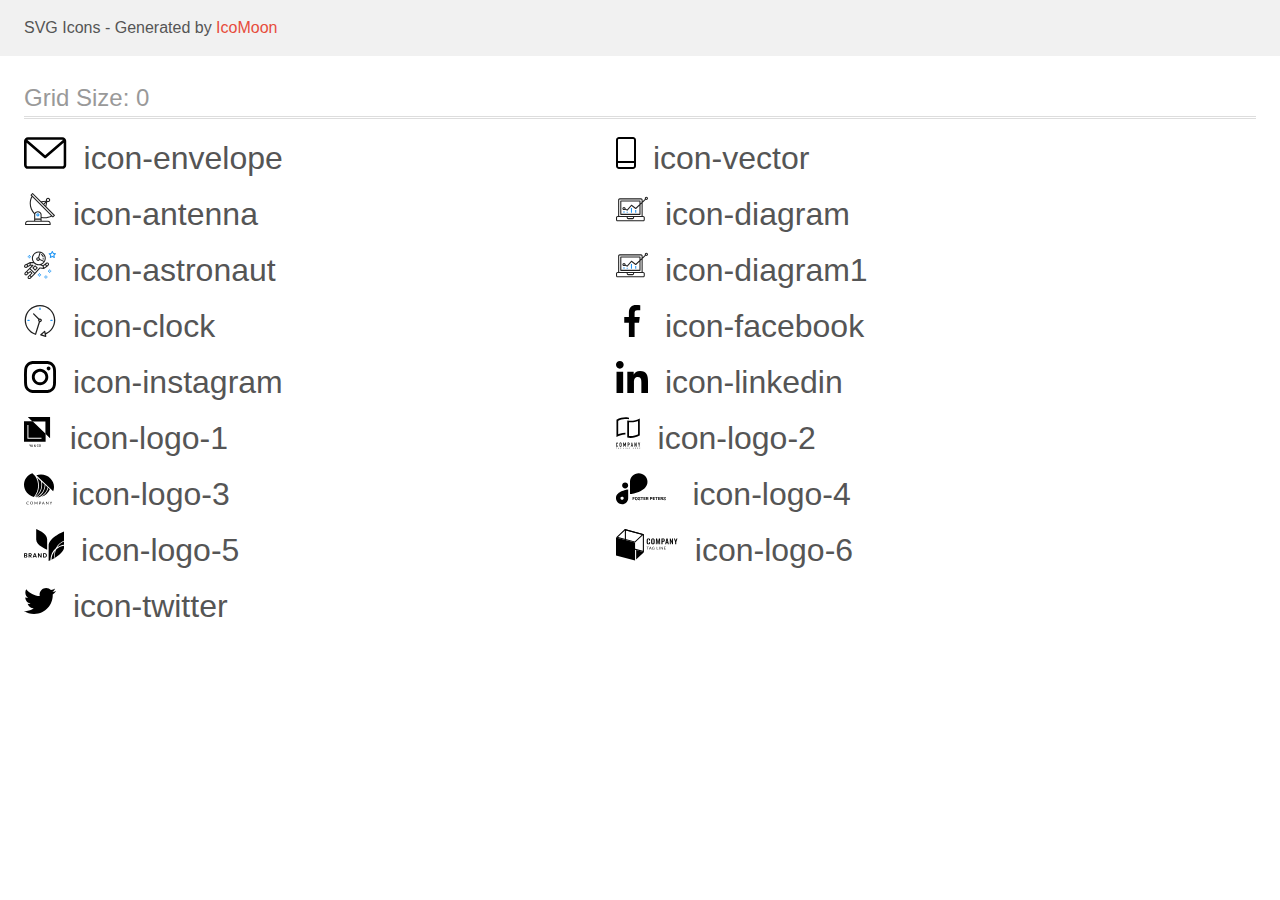
<file: images/icomoon/demo.html>
<!doctype html>
<html>
<head>
    <title>IcoMoon - SVG Icons</title>
    <meta charset="utf-8">
    <meta name="viewport" content="width=device-width, initial-scale=1">
    <link rel="stylesheet" href="demo-files/demo.css">
    <link rel="stylesheet" href="style.css">
</head>
<body>
<svg aria-hidden="true" style="position: absolute; width: 0; height: 0; overflow: hidden;" version="1.1" xmlns="http://www.w3.org/2000/svg" xmlns:xlink="http://www.w3.org/1999/xlink">
<defs>
<symbol id="icon-envelope" viewBox="0 0 43 32">
<path d="M38.667 0h-34.667c-2.205 0-4 1.795-4 4v24c0 2.205 1.795 4 4 4h34.667c2.205 0 4-1.795 4-4v-24c0-2.205-1.795-4-4-4zM38.667 2.667c0.181 0 0.355 0.037 0.512 0.104l-17.845 15.467-17.845-15.467c0.151-0.065 0.327-0.104 0.512-0.104h34.667zM38.667 29.333h-34.667c-0.736 0-1.333-0.597-1.333-1.333v0-22.413l17.792 15.421c0.233 0.203 0.539 0.327 0.875 0.327s0.642-0.124 0.876-0.328l-0.002 0.001 17.792-15.421v22.413c0 0.736-0.597 1.333-1.333 1.333v0z"></path>
</symbol>
<symbol id="icon-vector" viewBox="0 0 20 32">
<path d="M17 0h-14c-1.654 0-3 1.346-3 3v26c0 1.654 1.346 3 3 3h14c1.654 0 3-1.346 3-3v-26c0-1.654-1.346-3-3-3zM3 2h14c0.552 0 1 0.448 1 1v0 21h-16v-21c0-0.552 0.448-1 1-1v0zM17 30h-14c-0.552 0-1-0.448-1-1v0-3h16v3c0 0.552-0.448 1-1 1v0z"></path>
</symbol>
<symbol id="icon-antenna" viewBox="0 0 32 32">
<path fill="#212121" style="fill: var(--color1, #212121)" d="M30.773 22.098l-8.443-8.505 0.937-4.616c0.225 0.090 0.485 0.144 0.758 0.146h0.007c0.008 0 0.017 0 0.026 0 1.192 0 2.159-0.967 2.159-2.159s-0.967-2.159-2.159-2.159c-1.192 0-2.159 0.967-2.159 2.159 0 0.259 0.046 0.508 0.13 0.739l-0.005-0.015-4.96 0.606-8.091-8.133c-0.096-0.098-0.229-0.159-0.376-0.16h-0c-0.14 0.001-0.274 0.057-0.373 0.155l-1.512 1.504c-0.096 0.097-0.156 0.23-0.156 0.377s0.060 0.281 0.156 0.377v0l0.814 0.825c-1.143 2.062-1.816 4.522-1.816 7.139 0 4.106 1.656 7.824 4.336 10.525l-0.001-0.001c0.043 0.041 0.092 0.074 0.146 0.097-0.032 0.164-0.051 0.353-0.052 0.546v6.188h-6.4c-1.472 0.001-2.666 1.194-2.667 2.666v1.067c0 0.295 0.239 0.534 0.534 0.534h24.534c0.294 0 0.533-0.239 0.533-0.534v-1.067c-0.002-1.472-1.195-2.665-2.666-2.666h-6.4v-2.742c1.003 0.21 2.024 0.317 3.049 0.32 2.58-0.003 5.005-0.663 7.117-1.822l-0.077 0.039 0.818 0.823c0.099 0.101 0.235 0.159 0.376 0.16 0.14-0.001 0.274-0.057 0.373-0.155l1.512-1.504c0.096-0.097 0.156-0.23 0.156-0.377s-0.060-0.281-0.156-0.377v0zM23.28 6.233c0.193-0.192 0.459-0.31 0.752-0.31 0.589 0 1.067 0.478 1.067 1.066s-0.477 1.066-1.067 1.066c-0 0-0 0-0 0h-0.004c-0.587-0.003-1.061-0.479-1.061-1.066 0-0.295 0.12-0.563 0.314-0.756l0-0h-0.002zM22.024 9.737l-0.598 2.946-1.175-1.183 1.774-1.763zM21.419 8.835l-1.92 1.909-1.486-1.493 3.406-0.416zM24.004 28.8c0.884 0 1.6 0.716 1.6 1.6v0 0.534h-23.466v-0.534c0-0.884 0.716-1.6 1.6-1.6v0h20.267zM16.538 26.666v1.067h-5.334v-1.067h5.334zM11.204 25.6v-4.053c0-1.294 1.196-2.346 2.667-2.346s2.667 1.053 2.667 2.346v4.053h-5.334zM17.604 23.904v-2.357c0-1.882-1.675-3.413-3.733-3.413-0.017-0-0.038-0-0.058-0-1.353 0-2.54 0.707-3.213 1.771l-0.009 0.016c-2.36-2.482-3.812-5.846-3.812-9.55 0-2.314 0.567-4.496 1.569-6.414l-0.036 0.077 18.602 18.709c-1.823 0.947-3.979 1.502-6.266 1.502-1.079 0-2.128-0.124-3.136-0.357l0.093 0.018zM28.893 23.22l-21.057-21.181 0.754-0.752 7.935 7.98c0.004 0 0.006 0.007 0.010 0.010l13.114 13.191-0.757 0.752z"></path>
<path fill="#2196f3" style="fill: var(--color2, #2196f3)" d="M13.876 20.267h-0.005c-0.001 0-0.002 0-0.002 0-0.884 0-1.6 0.716-1.6 1.6s0.715 1.599 1.597 1.6h0.005c0.001 0 0.001 0 0.002 0 0.884 0 1.6-0.716 1.6-1.6s-0.715-1.599-1.598-1.6h-0zM14.249 22.245c-0.096 0.096-0.229 0.155-0.376 0.155-0.295 0-0.534-0.239-0.534-0.534s0.238-0.533 0.532-0.533h0c0.293 0.001 0.531 0.239 0.531 0.533 0 0.148-0.060 0.282-0.157 0.378l-0 0h0.005z"></path>
</symbol>
<symbol id="icon-diagram" viewBox="0 0 32 32">
<path fill="#2196f3" style="fill: var(--color2, #2196f3)" d="M14.926 14.965h1.066v4.798h-1.066v-4.798zM19.19 17.097h1.066v2.665h-1.066v-2.665zM10.661 18.696h1.066v1.066h-1.066v-1.066zM7.463 18.163h1.066v1.599h-1.066v-1.599z"></path>
<path fill="#212121" style="fill: var(--color1, #212121)" d="M1.599 28.291h25.586c0 0 0 0 0 0 0.883 0 1.599-0.716 1.599-1.599v0-2.132c0-0.883-0.716-1.599-1.599-1.599v0h-0.533v-13.294l3.028-2.868c0.207 0.104 0.452 0.166 0.711 0.166 0.888 0 1.608-0.72 1.608-1.608s-0.72-1.608-1.608-1.608c-0.888 0-1.608 0.72-1.608 1.608 0 0.247 0.056 0.481 0.155 0.69l-0.004-0.010-2.281 2.162v-1.23c0-0.883-0.716-1.599-1.599-1.599v0h-21.323c-0.883 0-1.599 0.716-1.599 1.599v0 15.992h-0.533c-0.883 0-1.599 0.716-1.599 1.599v0 2.132c0 0.883 0.716 1.599 1.599 1.599v0zM30.384 4.837c0.294 0 0.533 0.239 0.533 0.533s-0.239 0.533-0.533 0.533v0c-0.294 0-0.533-0.239-0.533-0.533s0.239-0.533 0.533-0.533v0zM3.198 6.969c0-0.294 0.239-0.533 0.533-0.533h21.323c0.294 0 0.533 0.239 0.533 0.533v2.239l-1.066 1.013v-2.185c0-0.295-0.239-0.534-0.534-0.534h-19.189c-0.294 0-0.534 0.239-0.534 0.533v13.327c0 0.294 0.239 0.533 0.534 0.533h19.189c0.295 0 0.534-0.239 0.534-0.533v-9.675l1.066-1.010v12.283h-22.389v-15.991zM7.996 13.899c-0.001 0-0.003 0-0.005 0-0.883 0-1.599 0.716-1.599 1.599s0.716 1.599 1.599 1.599c0.432 0 0.824-0.172 1.112-0.45l-0 0 1.853 0.93c0.215 0.107 0.476 0.057 0.636-0.122l3.939-4.432 3.872 2.902c0.208 0.155 0.498 0.139 0.686-0.039l3.365-3.188v8.131h-18.123v-12.261h18.123v2.661l-3.771 3.572-3.904-2.927c-0.088-0.067-0.2-0.107-0.32-0.107-0.158 0-0.3 0.069-0.398 0.178l-0 0.001-3.993 4.493-1.493-0.746c0.011-0.064 0.017-0.128 0.020-0.193 0-0.883-0.716-1.599-1.599-1.599v0zM8.529 15.498c0 0.294-0.239 0.533-0.533 0.533s-0.533-0.239-0.533-0.533v0c0-0.294 0.239-0.533 0.533-0.533s0.533 0.239 0.533 0.533v0zM11.727 24.026h5.33v0.533c0 0.294-0.238 0.533-0.533 0.533h-4.265c-0.294 0-0.533-0.239-0.533-0.533v0-0.533zM1.067 24.56c0-0.294 0.238-0.533 0.533-0.533h9.062v0.533c0 0.883 0.716 1.599 1.599 1.599v0h4.265c0.883 0 1.599-0.716 1.599-1.599v0-0.533h9.062c0.294 0 0.533 0.239 0.533 0.533v2.132c0 0.294-0.239 0.533-0.533 0.533h-25.586c-0 0-0 0-0 0-0.294 0-0.533-0.239-0.533-0.533 0 0 0 0 0 0v0-2.132z"></path>
</symbol>
<symbol id="icon-astronaut" viewBox="0 0 32 32">
<path fill="#2196f3" style="fill: var(--color2, #2196f3)" d="M31.974 4.524c-0.064-0.191-0.227-0.332-0.427-0.362l-0.003-0-1.911-0.278-0.855-1.731c-0.179-0.365-0.777-0.365-0.956 0l-0.855 1.731-1.911 0.278c-0.26 0.039-0.457 0.26-0.457 0.528 0 0.15 0.062 0.285 0.161 0.382l1.383 1.348-0.326 1.903c-0.034 0.2 0.048 0.402 0.212 0.522 0.166 0.12 0.383 0.135 0.562 0.040l1.709-0.899 1.709 0.899c0.072 0.038 0.157 0.061 0.247 0.061 0.295 0 0.534-0.239 0.534-0.534 0-0.031-0.003-0.062-0.008-0.092l0 0.003-0.326-1.903 1.383-1.348c0.099-0.097 0.161-0.233 0.161-0.382 0-0.059-0.009-0.115-0.027-0.168l0.001 0.004zM29.511 5.851c-0.126 0.122-0.183 0.299-0.153 0.472l0.191 1.114-1-0.526c-0.072-0.039-0.158-0.062-0.249-0.062s-0.177 0.023-0.252 0.063l0.003-0.001-1 0.526 0.191-1.114c0.005-0.027 0.008-0.059 0.008-0.091 0-0.149-0.061-0.285-0.16-0.381l-0-0-0.811-0.79 1.119-0.162c0.174-0.025 0.324-0.134 0.402-0.292l0.5-1.013 0.5 1.013c0.078 0.158 0.228 0.267 0.402 0.292l1.119 0.162-0.809 0.79zM26.134 20.522h-1.067v1.067h1.067v-1.067zM26.134 22.656h-1.067v1.066h1.067v-1.066zM27.2 21.589h-1.067v1.067h1.067v-1.067zM25.067 21.589h-1.067v1.067h1.067v-1.067zM22.4 26.389h-1.067v1.067h1.067v-1.067zM22.4 28.523h-1.067v1.067h1.067v-1.067zM23.467 27.456h-1.067v1.067h1.067v-1.067zM21.334 27.456h-1.067v1.067h1.067v-1.067zM16 24.256h-1.066v1.067h1.066v-1.067zM16 26.389h-1.066v1.067h1.066v-1.067zM17.067 25.322h-1.067v1.067h1.067v-1.067zM14.934 25.322h-1.067v1.067h1.067v-1.067zM5.867 6.122h-1.066v1.066h1.066v-1.066zM5.867 8.256h-1.066v1.066h1.066v-1.066zM6.933 7.189h-1.067v1.067h1.066v-1.067zM4.8 7.189h-1.067v1.067h1.067v-1.067z"></path>
<path fill="#212121" style="fill: var(--color1, #212121)" d="M24.715 14.16c-0.28-0.376-0.698-0.636-1.179-0.703l-0.009-0.001c-0.076-0.012-0.164-0.018-0.254-0.018-0.411 0-0.789 0.139-1.090 0.373l0.004-0.003-1.253 0.96-1.898 1.417-1.358-0.541c2.421-1.086 4.113-3.508 4.113-6.32 0-3.823-3.122-6.934-6.961-6.934s-6.961 3.11-6.961 6.934c0 1.386 0.415 2.674 1.12 3.759l-2.768-0.024c-0.009 0-0.016 0.005-0.023 0.005-0.057 0.003-0.11 0.014-0.159 0.033l0.004-0.001c-0.013 0.005-0.026 0.007-0.038 0.013-0.006 0.003-0.013 0.003-0.019 0.006l-3.233 1.596c-0 0-0.001 0-0.001 0.001l-1.893 0.91c-0.024 0.011-0.045 0.023-0.065 0.036l0.001-0.001c-0.482 0.324-0.795 0.867-0.795 1.483 0 0.297 0.073 0.577 0.201 0.823l-0.005-0.010c0.22 0.424 0.592 0.742 1.043 0.885l0.013 0.003c0.161 0.053 0.345 0.083 0.537 0.083 0.308 0 0.598-0.078 0.851-0.216l-0.009 0.005 1.388-0.738 2.264-1.169 1.357-0.008-5.442 5.415c0 0.001-0.001 0.001-0.001 0.001l-1.339 1.333c-0.303 0.299-0.491 0.714-0.491 1.173 0 0.002 0 0.003 0 0.005v-0c0.002 0.919 0.748 1.664 1.667 1.664 0.001 0 0.002 0 0.002 0h-0c0.428 0 0.854-0.162 1.18-0.485l1.314-1.309 1.741-1.3 0.901 0.897-3.102 3.088c-0.303 0.299-0.491 0.714-0.491 1.173 0 0.001 0 0.003 0 0.004v-0c0 0.445 0.174 0.864 0.49 1.179 0.302 0.3 0.717 0.485 1.176 0.485 0.001 0 0.002 0 0.003 0h-0c0.427 0 0.855-0.162 1.18-0.485l4.488-4.472c0.007-0.006 0.016-0.009 0.022-0.016l5.166-5.658 3.471 0.494c0.025 0.004 0.050 0.006 0.075 0.006 0.064 0 0.127-0.016 0.187-0.038 0.017-0.006 0.032-0.015 0.049-0.023 0.019-0.010 0.039-0.015 0.058-0.027l3.213-2.133c0.012-0.008 0.018-0.021 0.029-0.030 0.013-0.010 0.029-0.014 0.041-0.026l1.271-1.191c0.348-0.326 0.564-0.787 0.564-1.3 0-0.4-0.132-0.769-0.355-1.066l0.003 0.005zM2.13 17.77c-0.098 0.054-0.215 0.086-0.34 0.086-0.078 0-0.153-0.013-0.224-0.036l0.005 0.001c-0.294-0.093-0.504-0.364-0.504-0.683 0-0.235 0.114-0.444 0.289-0.575l0.002-0.001 1.314-0.632 0.316 0.924 0.133 0.389-0.992 0.527zM5.627 15.942l-1.548 0.8-0.255-0.746-0.184-0.537 2.027-1.001-0.040 1.484zM20.727 9.322c0 0.918-0.219 1.785-0.599 2.56l-4.181-1.899c-0.044-0.575-0.342-1.072-0.782-1.384l-0.006-0.004 1.464-4.861c2.377 0.757 4.104 2.975 4.104 5.588zM8.938 9.322c0-3.235 2.644-5.867 5.894-5.867 0.253 0 0.5 0.022 0.745 0.053l-1.432 4.753c-0.019 0-0.037-0.006-0.057-0.006-0 0-0.001 0-0.001 0-1.032 0-1.869 0.835-1.872 1.867v0c0.003 1.031 0.84 1.867 1.872 1.867 0 0 0 0 0.001 0h-0c0.695 0 1.295-0.383 1.618-0.944l3.863 1.755c-1.075 1.447-2.795 2.39-4.737 2.39-3.25 0-5.894-2.632-5.894-5.867zM14.895 10.122c0 0.441-0.362 0.8-0.806 0.8-0 0-0.001 0-0.001 0-0.443 0-0.802-0.358-0.804-0.8v-0c0-0.441 0.361-0.8 0.806-0.8s0.806 0.359 0.806 0.8zM2.464 25.146c-0.11 0.109-0.261 0.176-0.428 0.176s-0.317-0.067-0.427-0.175l0 0c-0.109-0.108-0.176-0.257-0.176-0.422s0.067-0.314 0.176-0.422l0-0 0.962-0.959 0.852 0.848-0.959 0.954zM5.678 28.88c-0.11 0.109-0.261 0.176-0.428 0.176s-0.317-0.067-0.427-0.175l0 0c-0.109-0.108-0.176-0.257-0.176-0.422s0.067-0.314 0.176-0.422l0-0 0.963-0.959 0.852 0.848-0.96 0.955zM9.16 25.411l-0.001 0.001-1.765 1.76-0.852-0.848 1.765-1.757c0.040-0.040 0.065-0.088 0.090-0.136 0.007-0.014 0.020-0.026 0.026-0.040 0.016-0.041 0.019-0.085 0.026-0.128 0.003-0.025 0.014-0.048 0.014-0.073 0-0.035-0.013-0.070-0.020-0.105-0.006-0.032-0.006-0.064-0.019-0.096-0.025-0.053-0.055-0.098-0.092-0.138l0 0c-0.010-0.012-0.014-0.026-0.025-0.038h-0.001s0-0.001-0.001-0.002l-1.607-1.6c-0.017-0.017-0.039-0.024-0.058-0.038-0.025-0.021-0.054-0.040-0.084-0.056l-0.003-0.001c-0.026-0.012-0.058-0.023-0.090-0.031l-0.003-0.001c-0.030-0.009-0.065-0.017-0.101-0.020l-0.002-0c-0.007-0-0.015-0-0.023-0-0.026 0-0.051 0.002-0.075 0.005l0.003-0c-0.036 0.005-0.069 0.009-0.104 0.021s-0.064 0.027-0.094 0.045c-0.020 0.011-0.043 0.015-0.061 0.029l-1.774 1.324-0.901-0.897 2.399-2.386 4.36 4.289-0.928 0.919zM15.979 18.394c-0.016-0.002-0.030 0.004-0.046 0.003-0.008-0-0.017-0.001-0.027-0.001-0.031 0-0.062 0.003-0.092 0.008l0.003-0c-0.070 0.011-0.132 0.035-0.187 0.070l0.002-0.001c-0.030 0.018-0.057 0.037-0.083 0.061-0.013 0.011-0.028 0.016-0.040 0.029l-4.698 5.146-4.328-4.256 2.833-2.818c0.096-0.097 0.156-0.23 0.156-0.377 0-0.295-0.239-0.534-0.534-0.534-0.001 0-0.001 0-0.002 0h0l-2.219 0.013 0.028-1.607 3.104 0.027c1.264 1.297 3.027 2.101 4.978 2.101 0.001 0 0.002 0 0.003 0h-0c0.438 0 0.864-0.046 1.28-0.122 0.040 0.032 0.080 0.064 0.129 0.085l2.41 0.96 0.152 0.758 0.178 0.886-3.003-0.427zM20.020 18.572l-0.313-1.558 1.446-1.080 0.946 1.257-2.080 1.381zM23.773 15.741l-0.837 0.785-0.931-1.236 0.831-0.637c0.155-0.119 0.351-0.168 0.543-0.143 0.193 0.027 0.364 0.128 0.48 0.284 0.088 0.117 0.141 0.265 0.141 0.426 0 0.206-0.087 0.391-0.226 0.521l-0 0z"></path>
<path fill="#212121" style="fill: var(--color1, #212121)" d="M13.602 18.544l-2.143-2.134c-0.096-0.096-0.229-0.155-0.376-0.155s-0.28 0.059-0.376 0.155l-2.143 2.133c-0.097 0.097-0.156 0.23-0.156 0.378s0.060 0.281 0.156 0.378l-0-0 2.142 2.134c0.096 0.096 0.229 0.156 0.376 0.156s0.28-0.059 0.376-0.156v0l2.143-2.134c0.097-0.097 0.157-0.23 0.157-0.378s-0.060-0.281-0.157-0.378l-0-0zM11.083 20.303l-1.387-1.381 1.386-1.381 1.387 1.381-1.387 1.381zM17.164 5.071l-0.258 1.036c0.071 0.018 1.738 0.452 1.738 2.149h1.067c0-2.017-1.666-2.965-2.547-3.184zM19.711 9.322h-1.067v1.066h1.067v-1.066z"></path>
</symbol>
<symbol id="icon-diagram1" viewBox="0 0 32 32">
<path fill="#2196f3" style="fill: var(--color2, #2196f3)" d="M14.926 14.965h1.066v4.798h-1.066v-4.798zM19.19 17.097h1.066v2.665h-1.066v-2.665zM10.661 18.696h1.066v1.066h-1.066v-1.066zM7.463 18.163h1.066v1.599h-1.066v-1.599z"></path>
<path fill="#212121" style="fill: var(--color1, #212121)" d="M1.599 28.291h25.586c0 0 0 0 0 0 0.883 0 1.599-0.716 1.599-1.599v0-2.132c0-0.883-0.716-1.599-1.599-1.599v0h-0.533v-13.294l3.028-2.868c0.207 0.104 0.452 0.166 0.711 0.166 0.888 0 1.608-0.72 1.608-1.608s-0.72-1.608-1.608-1.608c-0.888 0-1.608 0.72-1.608 1.608 0 0.247 0.056 0.481 0.155 0.69l-0.004-0.010-2.281 2.162v-1.23c0-0.883-0.716-1.599-1.599-1.599v0h-21.323c-0.883 0-1.599 0.716-1.599 1.599v0 15.992h-0.533c-0.883 0-1.599 0.716-1.599 1.599v0 2.132c0 0.883 0.716 1.599 1.599 1.599v0zM30.384 4.837c0.294 0 0.533 0.239 0.533 0.533s-0.239 0.533-0.533 0.533v0c-0.294 0-0.533-0.239-0.533-0.533s0.239-0.533 0.533-0.533v0zM3.198 6.969c0-0.294 0.239-0.533 0.533-0.533h21.323c0.294 0 0.533 0.239 0.533 0.533v2.239l-1.066 1.013v-2.185c0-0.295-0.239-0.534-0.534-0.534h-19.189c-0.294 0-0.534 0.239-0.534 0.533v13.327c0 0.294 0.239 0.533 0.534 0.533h19.189c0.295 0 0.534-0.239 0.534-0.533v-9.675l1.066-1.010v12.283h-22.389v-15.991zM7.996 13.899c-0.001 0-0.003 0-0.005 0-0.883 0-1.599 0.716-1.599 1.599s0.716 1.599 1.599 1.599c0.432 0 0.824-0.172 1.112-0.45l-0 0 1.853 0.93c0.215 0.107 0.476 0.057 0.636-0.122l3.939-4.432 3.872 2.902c0.208 0.155 0.498 0.139 0.686-0.039l3.365-3.188v8.131h-18.123v-12.261h18.123v2.661l-3.771 3.572-3.904-2.927c-0.088-0.067-0.2-0.107-0.32-0.107-0.158 0-0.3 0.069-0.398 0.178l-0 0.001-3.993 4.493-1.493-0.746c0.011-0.064 0.017-0.128 0.020-0.193 0-0.883-0.716-1.599-1.599-1.599v0zM8.529 15.498c0 0.294-0.239 0.533-0.533 0.533s-0.533-0.239-0.533-0.533v0c0-0.294 0.239-0.533 0.533-0.533s0.533 0.239 0.533 0.533v0zM11.727 24.026h5.33v0.533c0 0.294-0.238 0.533-0.533 0.533h-4.265c-0.294 0-0.533-0.239-0.533-0.533v0-0.533zM1.067 24.56c0-0.294 0.238-0.533 0.533-0.533h9.062v0.533c0 0.883 0.716 1.599 1.599 1.599v0h4.265c0.883 0 1.599-0.716 1.599-1.599v0-0.533h9.062c0.294 0 0.533 0.239 0.533 0.533v2.132c0 0.294-0.239 0.533-0.533 0.533h-25.586c-0 0-0 0-0 0-0.294 0-0.533-0.239-0.533-0.533 0 0 0 0 0 0v0-2.132z"></path>
</symbol>
<symbol id="icon-clock" viewBox="0 0 32 32">
<path fill="#212121" style="fill: var(--color1, #212121)" d="M31.296 15.301c-0.001-8.452-6.855-15.303-15.308-15.301s-15.303 6.855-15.301 15.308c0.002 6.788 4.422 12.543 10.541 14.545l0.108 0.031c0.061 0.019 0.123 0.029 0.187 0.029 0.12 0 0.238-0.032 0.342-0.094 0.135-0.080 0.236-0.207 0.283-0.357l3.865-12.25c1.054-0.004 1.906-0.859 1.906-1.913 0-1.056-0.856-1.913-1.913-1.913-0.303 0-0.59 0.071-0.845 0.196l0.011-0.005-5.106-5.107c-0.114-0.11-0.271-0.179-0.443-0.179-0.352 0-0.638 0.286-0.638 0.638 0 0.172 0.068 0.328 0.179 0.443l-0-0 5.103 5.109c-0.121 0.241-0.191 0.525-0.191 0.826 0 0.602 0.283 1.137 0.723 1.48l0.004 0.003-3.682 11.673c-7.278-2.681-11.004-10.754-8.324-18.032s10.754-11.004 18.032-8.323c7.278 2.681 11.004 10.754 8.323 18.032-1.345 3.581-4.003 6.406-7.374 7.938l-0.088 0.036-0.398-1.874c-0.063-0.291-0.318-0.506-0.624-0.506-0.164 0-0.313 0.062-0.426 0.163l0.001-0.001-3.837 3.426c-0.132 0.117-0.214 0.287-0.214 0.477 0 0.283 0.185 0.524 0.441 0.606l0.005 0.001 4.899 1.563c0.058 0.020 0.126 0.031 0.196 0.031 0.352 0 0.637-0.285 0.637-0.637 0-0.047-0.005-0.093-0.015-0.138l0.001 0.004-0.391-1.839c5.528-2.374 9.329-7.772 9.329-14.057 0-0.011 0-0.023-0-0.034v0.002zM15.992 14.664c0.352 0 0.638 0.286 0.638 0.638s-0.285 0.638-0.638 0.638v0c-0.352 0-0.638-0.286-0.638-0.638s0.286-0.638 0.638-0.638v0zM18.092 29.528l2.184-1.948 0.603 2.84-2.787-0.892z"></path>
<path fill="#2196f3" style="fill: var(--color2, #2196f3)" d="M15.354 3.185v1.275c0 0.352 0.286 0.638 0.638 0.638s0.638-0.285 0.638-0.638v0-1.275c0-0.352-0.285-0.638-0.638-0.638s-0.638 0.285-0.638 0.638v0zM3.876 14.664c-0.352 0-0.638 0.286-0.638 0.638s0.285 0.638 0.638 0.638h1.275c0.352 0 0.638-0.286 0.638-0.638s-0.285-0.638-0.638-0.638h-1.275zM28.108 15.939c0.352 0 0.638-0.286 0.638-0.638s-0.285-0.638-0.638-0.638h-1.275c-0.352 0-0.638 0.286-0.638 0.638s0.285 0.638 0.638 0.638h1.275z"></path>
</symbol>
<symbol id="icon-facebook" viewBox="0 0 32 32">
<path d="M21.328 5.312h2.923v-5.088c-1.232-0.143-2.66-0.224-4.108-0.224-0.052 0-0.104 0-0.156 0l0.008-0c-4.213 0-7.099 2.65-7.099 7.52v4.48h-4.646v5.688h4.646v14.312h5.699v-14.31h4.459l0.707-5.688h-5.168v-3.922c0-1.643 0.443-2.768 2.734-2.768z"></path>
</symbol>
<symbol id="icon-instagram" viewBox="0 0 32 32">
<path d="M31.968 9.408c-0.074-1.701-0.349-2.869-0.742-3.882-0.424-1.111-1.054-2.059-1.85-2.837l-0.001-0.001c-0.78-0.792-1.724-1.419-2.778-1.827l-0.054-0.018c-1.019-0.394-2.181-0.667-3.882-0.742-1.712-0.082-2.256-0.101-6.602-0.101-4.344 0-4.888 0.019-6.595 0.094-1.699 0.074-2.869 0.349-3.88 0.742-1.112 0.424-2.060 1.054-2.839 1.85l-0.001 0.001c-0.791 0.78-1.418 1.724-1.825 2.778l-0.018 0.054c-0.395 1.019-0.669 2.181-0.744 3.882-0.082 1.712-0.101 2.256-0.101 6.602 0 4.344 0.019 4.888 0.094 6.595 0.075 1.701 0.35 2.869 0.744 3.882 0.426 1.11 1.055 2.057 1.849 2.837l0.001 0.001c0.8 0.813 1.77 1.443 2.832 1.843 1.019 0.395 2.182 0.67 3.882 0.744 1.707 0.075 2.251 0.094 6.595 0.094 4.346 0 4.89-0.019 6.595-0.094 1.701-0.074 2.869-0.349 3.882-0.742 2.157-0.85 3.833-2.526 4.664-4.628l0.019-0.055c0.394-1.019 0.669-2.182 0.744-3.882 0.075-1.707 0.093-2.251 0.093-6.595s-0.006-4.888-0.080-6.595zM29.088 22.474c-0.070 1.563-0.333 2.406-0.55 2.97-0.552 1.399-1.64 2.486-3.004 3.024l-0.036 0.012c-0.56 0.219-1.411 0.482-2.968 0.55-1.688 0.075-2.194 0.094-6.464 0.094-4.269 0-4.782-0.019-6.464-0.094-1.563-0.069-2.406-0.331-2.97-0.55-0.721-0.269-1.334-0.676-1.836-1.192l-0.001-0.001c-0.517-0.503-0.924-1.117-1.184-1.803l-0.011-0.034c-0.218-0.563-0.48-1.413-0.549-2.97-0.075-1.688-0.094-2.195-0.094-6.464 0-4.27 0.019-4.784 0.094-6.464 0.069-1.563 0.331-2.406 0.549-2.97 0.269-0.722 0.678-1.337 1.198-1.837l0.002-0.002c0.504-0.517 1.119-0.923 1.806-1.182l0.034-0.011c0.56-0.219 1.411-0.48 2.968-0.55 1.688-0.074 2.195-0.093 6.464-0.093 4.275 0 4.782 0.019 6.464 0.093 1.563 0.069 2.406 0.331 2.97 0.55 0.693 0.256 1.325 0.662 1.837 1.194 0.531 0.52 0.938 1.144 1.195 1.84 0.218 0.56 0.48 1.411 0.549 2.968 0.075 1.688 0.094 2.194 0.094 6.464 0 4.269-0.019 4.768-0.094 6.458z"></path>
<path d="M16.059 7.782c-4.539 0.002-8.218 3.682-8.219 8.221v0c0 0 0 0.001 0 0.002 0 4.541 3.681 8.222 8.222 8.222s8.222-3.681 8.222-8.222c0-4.541-3.681-8.222-8.222-8.222-0.001 0-0.001 0-0.002 0h0zM16.059 21.334c-2.945-0-5.332-2.388-5.332-5.333s2.388-5.333 5.333-5.333c0 0 0.001 0 0.001 0h-0c2.946 0 5.334 2.388 5.334 5.334s-2.388 5.334-5.334 5.334v0zM26.525 7.458c0 1.060-0.86 1.92-1.92 1.92s-1.92-0.86-1.92-1.92v0c0-1.060 0.86-1.92 1.92-1.92s1.92 0.86 1.92 1.92v0z"></path>
</symbol>
<symbol id="icon-linkedin" viewBox="0 0 32 32">
<path d="M31.992 32h0.008v-11.738c0-5.741-1.237-10.163-7.947-10.163-3.227 0-5.392 1.77-6.277 3.45h-0.093v-2.914h-6.365v21.363h6.627v-10.578c0-2.786 0.528-5.48 3.978-5.48 3.398 0 3.448 3.179 3.448 5.658v10.402h6.621zM0.528 10.635h6.635v21.365h-6.635v-21.365zM3.843 0c-2.123 0-3.843 1.721-3.843 3.843v0c0 2.12 1.722 3.878 3.843 3.878 2.12 0 3.842-1.757 3.842-3.878s-1.72-3.841-3.841-3.843h-0z"></path>
</symbol>
<symbol id="icon-logo-1" viewBox="0 0 29 32">
<path d="M3.84 0l4.677 4.428h13.046v12.351l4.677 4.428v-21.206h-22.4z"></path>
<path d="M0 4.241v20.6h21.76v-8.188l-13.105-12.407-8.655-0.005zM17.615 21.828h-14.172v-13.855h1.002v12.917h13.17v0.938zM6.266 28.662l0.524-1.078h0.438l-0.764 1.437v0.838h-0.397v-0.838l-0.764-1.437h0.439l0.524 1.078zM8.513 29.329h-0.881l-0.184 0.53h-0.411l0.859-2.275h0.355l0.861 2.275h-0.413l-0.186-0.53zM7.743 29.010h0.659l-0.33-0.944-0.33 0.944zM10.071 29.244c0-0.105 0.029-0.202 0.086-0.289 0.058-0.089 0.17-0.193 0.339-0.314-0.069-0.083-0.131-0.176-0.182-0.276l-0.004-0.008c-0.031-0.066-0.050-0.144-0.052-0.226v-0c0-0.179 0.054-0.319 0.163-0.422s0.254-0.156 0.437-0.156c0.166 0 0.301 0.049 0.406 0.147 0.106 0.097 0.16 0.218 0.16 0.361 0 0.001 0 0.002 0 0.003 0 0.096-0.027 0.186-0.074 0.262l0.001-0.002c-0.063 0.095-0.142 0.174-0.233 0.236l-0.003 0.002-0.155 0.113 0.44 0.518c0.063-0.125 0.095-0.264 0.095-0.417h0.33c0 0.28-0.065 0.509-0.196 0.689l0.334 0.396h-0.44l-0.128-0.152c-0.154 0.115-0.348 0.183-0.558 0.183-0.008 0-0.017-0-0.025-0l0.001 0c-0.225 0-0.405-0.060-0.54-0.179-0.124-0.11-0.202-0.27-0.202-0.447 0-0.007 0-0.014 0-0.021l-0 0.001zM10.824 29.587c0.128 0 0.248-0.043 0.359-0.128l-0.497-0.586-0.049 0.035c-0.125 0.095-0.188 0.203-0.188 0.325 0 0.105 0.034 0.191 0.102 0.256 0.066 0.061 0.156 0.099 0.254 0.099 0.006 0 0.013-0 0.019-0l-0.001 0zM10.614 28.121c0 0.088 0.054 0.197 0.161 0.33l0.173-0.118 0.049-0.039c0.059-0.052 0.097-0.128 0.097-0.212 0-0.003-0-0.006-0-0.009v0c0-0.001 0-0.001 0-0.002 0-0.059-0.026-0.112-0.067-0.149l-0-0c-0.042-0.040-0.099-0.064-0.162-0.064-0.003 0-0.006 0-0.009 0h0c-0.003-0-0.006-0-0.010-0-0.066 0-0.126 0.029-0.167 0.075l-0 0c-0.041 0.048-0.066 0.111-0.066 0.179 0 0.003 0 0.007 0 0.010v-0zM14.748 29.118c-0.023 0.243-0.113 0.432-0.269 0.568s-0.364 0.204-0.623 0.204c-0.181 0-0.341-0.043-0.48-0.128-0.139-0.089-0.248-0.214-0.317-0.362l-0.002-0.005c-0.074-0.16-0.117-0.347-0.117-0.544 0-0.003 0-0.005 0-0.008v0-0.212c0-0.214 0.038-0.403 0.114-0.567 0.077-0.164 0.186-0.29 0.326-0.378 0.143-0.089 0.307-0.133 0.494-0.133 0.251 0 0.453 0.068 0.606 0.205s0.243 0.329 0.268 0.578h-0.394c-0.019-0.163-0.067-0.281-0.144-0.353-0.076-0.073-0.188-0.109-0.336-0.109-0.172 0-0.304 0.063-0.397 0.189-0.092 0.125-0.138 0.309-0.141 0.552v0.202c0 0.246 0.044 0.433 0.132 0.563s0.218 0.194 0.387 0.194c0.155 0 0.272-0.035 0.35-0.105s0.128-0.186 0.148-0.348h0.394zM16.918 28.78c0 0.223-0.038 0.419-0.115 0.588-0.077 0.168-0.188 0.297-0.332 0.388-0.143 0.090-0.307 0.134-0.494 0.134-0.184 0-0.349-0.045-0.493-0.134-0.146-0.094-0.261-0.225-0.332-0.38l-0.002-0.006c-0.075-0.163-0.119-0.354-0.119-0.555 0-0.008 0-0.015 0-0.023v0.001-0.128c0-0.222 0.038-0.418 0.117-0.588s0.19-0.3 0.333-0.389c0.144-0.091 0.308-0.136 0.493-0.136s0.35 0.045 0.493 0.134c0.143 0.089 0.255 0.217 0.333 0.384s0.118 0.362 0.118 0.584v0.126zM16.522 28.662c0-0.252-0.048-0.445-0.143-0.58-0.085-0.123-0.225-0.202-0.384-0.202-0.007 0-0.015 0-0.022 0.001l0.001-0c-0.005-0-0.011-0-0.016-0-0.159 0-0.299 0.079-0.384 0.2l-0.001 0.002c-0.096 0.133-0.145 0.323-0.147 0.567v0.131c0 0.25 0.049 0.444 0.146 0.58s0.233 0.205 0.406 0.205c0.175 0 0.31-0.067 0.403-0.2 0.095-0.133 0.142-0.328 0.142-0.584v-0.118z"></path>
</symbol>
<symbol id="icon-logo-2" viewBox="0 0 25 32">
<path d="M10.447 1.806h0.084c0.156 0 0.324 0.015 0.49 0.030 0.734 0.052 1.463 0.162 2.18 0.329v-1.762c-0.652-0.172-1.42-0.299-2.207-0.357l-0.042-0.002c-0.254-0.020-0.57-0.035-0.889-0.043l-0.021-0h-0.263c-1.523 0.006-3.040 0.201-4.514 0.582-1.68 0.418-3.293 1.075-4.79 1.948v17.475c1.312-0.729 2.832-1.339 4.431-1.75l0.135-0.029c1.123-0.3 2.433-0.51 3.78-0.586l0.052-0.002h0.052c0.217-0.011 0.433-0.017 0.655-0.018v-1.791c-1.78 0.024-3.493 0.264-5.129 0.695l0.147-0.033c-0.603 0.157-1.185 0.326-1.731 0.513l-0.623 0.212v-13.626l0.266-0.128c1.89-0.918 4.096-1.513 6.425-1.649l0.047-0.002c0.008-0.001 0.018-0.001 0.028-0.001s0.019 0 0.029 0.001l-0.001-0c0.248-0.012 0.497-0.018 0.742-0.018h0.28c0.129 0.003 0.258 0.006 0.388 0.014z"></path>
<path d="M14.837 3.651c-0.005 0-0.010 0-0.016 0-0.915 0-1.811-0.077-2.684-0.225l0.094 0.013c-0.277-0.047-0.55-0.103-0.814-0.164v17.275c1.12 0.277 2.271 0.412 3.425 0.404 1.607-0.007 3.162-0.218 4.644-0.61l-0.128 0.029c1.817-0.461 3.412-1.129 4.877-1.995l-0.085 0.047v-17.163c-1.311 0.728-2.83 1.338-4.429 1.751l-0.136 0.030c-1.551 0.399-3.146 0.603-4.746 0.609zM21.745 3.95l0.623-0.209v13.63l-0.266 0.129c-0.903 0.442-1.962 0.834-3.065 1.118l-0.119 0.026c-1.331 0.345-2.7 0.521-4.074 0.527-0.411 0-0.818-0.017-1.214-0.052l-0.426-0.038v-14.017l0.497 0.033c0.361 0.023 0.735 0.034 1.141 0.034 1.745-0.006 3.482-0.229 5.173-0.663 0.581-0.154 1.158-0.326 1.731-0.518zM1.684 25.977c-0.167-0.173-0.401-0.281-0.661-0.281-0.011 0-0.023 0-0.034 0.001l0.002-0c-0.004-0-0.009-0-0.014-0-0.139 0-0.272 0.028-0.393 0.078l0.007-0.003c-0.237 0.095-0.42 0.28-0.51 0.512l-0.002 0.006c-0.049 0.123-0.073 0.254-0.071 0.386v2.335c-0.006 0.164 0.026 0.328 0.092 0.479 0.055 0.12 0.135 0.226 0.234 0.313 0.093 0.078 0.202 0.135 0.32 0.166 0.114 0.031 0.231 0.048 0.349 0.048 0.13 0.001 0.258-0.026 0.377-0.081 0.351-0.156 0.591-0.5 0.591-0.901v-0.261h-0.611v0.208c0 0.004 0 0.009 0 0.014 0 0.070-0.013 0.136-0.037 0.198l0.001-0.004c-0.021 0.052-0.051 0.095-0.089 0.132l-0 0c-0.070 0.054-0.159 0.088-0.255 0.089h-0c-0.011 0.001-0.023 0.002-0.036 0.002-0.103 0-0.194-0.050-0.25-0.127l-0.001-0.001c-0.051-0.082-0.082-0.182-0.082-0.289 0-0.008 0-0.016 0.001-0.024l-0 0.001v-2.177c-0.004-0.121 0.022-0.24 0.075-0.349 0.056-0.087 0.153-0.143 0.262-0.143 0.013 0 0.025 0.001 0.038 0.002l-0.001-0c0.003-0 0.007-0 0.012-0 0.107 0 0.201 0.052 0.26 0.131l0.001 0.001c0.063 0.082 0.101 0.187 0.101 0.3 0 0.005-0 0.009-0 0.014v-0.001 0.202h0.604v-0.238c0-0.003 0-0.007 0-0.011 0-0.143-0.027-0.28-0.077-0.405l0.003 0.007c-0.048-0.128-0.117-0.237-0.205-0.329l0 0zM5.31 25.951c-0.186-0.158-0.429-0.255-0.694-0.257h-0c-0.124 0-0.248 0.023-0.364 0.066-0.252 0.090-0.451 0.276-0.557 0.511l-0.002 0.006c-0.062 0.142-0.092 0.297-0.089 0.452v2.239c-0.004 0.158 0.026 0.314 0.089 0.458 0.055 0.121 0.135 0.228 0.236 0.313 0.094 0.086 0.203 0.154 0.322 0.197 0.117 0.043 0.24 0.065 0.364 0.066 0.267-0.001 0.51-0.1 0.695-0.264l-0.001 0.001c0.097-0.087 0.176-0.194 0.23-0.313 0.063-0.144 0.093-0.301 0.089-0.458v-2.239c0-0.006 0-0.013 0-0.020 0-0.156-0.033-0.305-0.092-0.439l0.003 0.007c-0.057-0.128-0.135-0.237-0.23-0.327l-0-0zM5.025 28.969c0.001 0.010 0.002 0.023 0.002 0.035 0 0.114-0.047 0.216-0.123 0.289l-0 0c-0.077 0.065-0.178 0.105-0.287 0.105s-0.21-0.040-0.288-0.105l0.001 0.001c-0.076-0.073-0.123-0.175-0.123-0.289 0-0.012 0.001-0.025 0.002-0.037l-0 0.002v-2.239c-0.001-0.010-0.001-0.022-0.001-0.034 0-0.113 0.047-0.216 0.123-0.289l0-0c0.077-0.065 0.178-0.105 0.287-0.105s0.21 0.040 0.288 0.105l-0.001-0.001c0.076 0.073 0.123 0.175 0.123 0.289 0 0.012-0.001 0.025-0.002 0.037l0-0.002v2.24zM10.072 29.969v-4.24h-0.586l-0.771 2.244h-0.010l-0.777-2.244h-0.58v4.239h0.606v-2.578h0.011l0.593 1.823h0.302l0.598-1.823h0.010v2.578h0.606zM13.513 26.027c-0.093-0.105-0.211-0.185-0.342-0.232-0.124-0.042-0.267-0.066-0.416-0.066-0.008 0-0.016 0-0.024 0l0.001-0h-0.9v4.24h0.604v-1.656h0.311c0.189 0.009 0.376-0.031 0.545-0.116 0.139-0.078 0.251-0.188 0.329-0.32l0.002-0.004c0.070-0.113 0.117-0.238 0.138-0.369 0.021-0.133 0.033-0.287 0.033-0.444 0-0.013-0-0.027-0-0.040l0 0.002c0.006-0.203-0.014-0.407-0.059-0.606-0.043-0.153-0.12-0.284-0.223-0.39l0 0zM13.201 27.319c-0.003 0.081-0.023 0.157-0.057 0.224l0.001-0.003c-0.035 0.065-0.089 0.116-0.154 0.147l-0.002 0.001c-0.075 0.034-0.162 0.054-0.254 0.054-0.011 0-0.022-0-0.033-0.001l0.002 0h-0.276v-1.441h0.311c0.009-0 0.019-0.001 0.029-0.001 0.088 0 0.172 0.020 0.247 0.055l-0.004-0.002c0.062 0.036 0.111 0.090 0.141 0.154l0.001 0.002c0.033 0.074 0.051 0.155 0.053 0.236v0.282c0 0.098 0.006 0.201 0 0.291h-0.006zM16.374 25.729h-0.495l-0.934 4.24h0.604l0.177-0.911h0.823l0.178 0.911h0.604l-0.958-4.24zM15.817 28.481l0.297-1.537h0.011l0.295 1.537h-0.604zM20.277 28.283h-0.011l-0.912-2.554h-0.581v4.24h0.604v-2.55h0.012l0.923 2.549h0.568v-4.239h-0.604v2.554zM23.968 25.729l-0.486 1.686h-0.012l-0.486-1.686h-0.639l0.83 2.448v1.791h0.604v-1.791l0.83-2.447h-0.64zM0 31.166h0.291v0.817h0.198v-0.817h0.289v-0.167h-0.778v0.168zM2.447 30.998l-0.382 0.985h0.21l0.081-0.224h0.392l0.084 0.224h0.215l-0.391-0.985h-0.21zM2.417 31.593l0.134-0.365 0.134 0.365h-0.268zM4.866 31.62h0.228v0.127c-0.063 0.051-0.145 0.082-0.234 0.083h-0c-0.004 0-0.009 0-0.014 0-0.079 0-0.149-0.037-0.195-0.094l-0-0c-0.046-0.065-0.073-0.147-0.073-0.234 0-0.008 0-0.016 0.001-0.023l-0 0.001c0-0.219 0.095-0.329 0.283-0.329 0.006-0.001 0.014-0.001 0.021-0.001 0.097 0 0.178 0.067 0.201 0.157l0 0.001 0.194-0.038c-0.042-0.192-0.18-0.289-0.417-0.289-0.004-0-0.008-0-0.013-0-0.127 0-0.244 0.048-0.331 0.127l0-0c-0.088 0.087-0.143 0.208-0.143 0.342 0 0.013 0 0.026 0.002 0.038l-0-0.002c-0 0.007-0 0.015-0 0.023 0 0.132 0.048 0.254 0.127 0.347l-0.001-0.001c0.087 0.090 0.209 0.146 0.343 0.146 0.011 0 0.021-0 0.032-0.001l-0.001 0c0.005 0 0.010 0 0.016 0 0.155 0 0.296-0.060 0.402-0.157l-0 0v-0.388h-0.426v0.166zM7.337 30.998h-0.199v0.985h0.689v-0.167h-0.49v-0.817zM9.426 30.998h-0.199v0.985h0.199v-0.985zM11.469 31.655l-0.404-0.657h-0.193v0.985h0.185v-0.643l0.396 0.643h0.198v-0.985h-0.182v0.658zM13.315 31.549h0.49v-0.167h-0.49v-0.215h0.527v-0.168h-0.727v0.985h0.747v-0.167h-0.548v-0.266zM17.792 31.386h-0.388v-0.388h-0.197v0.984h0.197v-0.431h0.388v0.431h0.198v-0.985h-0.198v0.388zM19.649 31.549h0.492v-0.167h-0.492v-0.215h0.529v-0.168h-0.726v0.985h0.746v-0.167h-0.548v-0.266zM22.168 31.55c0.171-0.027 0.258-0.118 0.258-0.274 0.001-0.008 0.002-0.018 0.002-0.028 0-0.079-0.038-0.148-0.098-0.191l-0.001-0c-0.073-0.037-0.159-0.059-0.25-0.059-0.014 0-0.027 0-0.040 0.001l0.002-0h-0.417v0.984h0.198v-0.412h0.039c0.005-0 0.010-0 0.016-0 0.039 0 0.076 0.008 0.109 0.023l-0.002-0.001c0.029 0.018 0.053 0.042 0.070 0.072l0.215 0.313h0.236l-0.12-0.192c-0.054-0.096-0.128-0.175-0.215-0.235l-0.002-0.002zM21.969 31.413h-0.146v-0.247h0.156c0.012-0.001 0.027-0.002 0.042-0.002 0.057 0 0.111 0.009 0.163 0.026l-0.004-0.001c0.026 0.024 0.043 0.058 0.043 0.096 0 0.042-0.020 0.080-0.052 0.104l-0 0c-0.049 0.016-0.106 0.025-0.164 0.025-0.013 0-0.026-0-0.039-0.001l0.002 0zM24.068 31.549h0.49v-0.167h-0.49v-0.215h0.529v-0.168h-0.729v0.985h0.747v-0.167h-0.548v-0.266z"></path>
</symbol>
<symbol id="icon-logo-3" viewBox="0 0 31 32">
<path d="M4.722 31.103c0.023 0.001 0.044 0.010 0.060 0.025v0l0.153 0.161c-0.119 0.13-0.266 0.234-0.431 0.304-0.194 0.077-0.401 0.115-0.61 0.109-0.009 0-0.020 0-0.031 0-0.196 0-0.382-0.038-0.554-0.106l0.010 0.004c-0.332-0.134-0.588-0.397-0.709-0.725l-0.003-0.009c-0.061-0.164-0.097-0.353-0.097-0.55 0-0.007 0-0.015 0-0.022v0.001c-0-0.007-0-0.015-0-0.023 0-0.198 0.038-0.387 0.108-0.56l-0.004 0.010c0.067-0.165 0.168-0.316 0.298-0.444 0.13-0.127 0.286-0.225 0.459-0.29 0.188-0.070 0.389-0.104 0.591-0.102 0.188-0.004 0.375 0.027 0.55 0.093 0.151 0.063 0.29 0.149 0.412 0.257l-0.129 0.171c-0.009 0.012-0.020 0.023-0.032 0.031l-0 0c-0.013 0.009-0.028 0.014-0.045 0.014-0.002 0-0.004-0-0.006-0l0 0c-0.021-0.001-0.040-0.008-0.056-0.019l0 0-0.068-0.045-0.096-0.059c-0.087-0.046-0.189-0.082-0.296-0.101l-0.006-0.001c-0.063-0.011-0.135-0.018-0.209-0.018-0.007 0-0.013 0-0.020 0h0.001c-0.005-0-0.010-0-0.016-0-0.147 0-0.288 0.028-0.417 0.079l0.008-0.003c-0.13 0.051-0.241 0.124-0.333 0.216l0-0c-0.095 0.099-0.169 0.216-0.216 0.342-0.054 0.145-0.081 0.298-0.079 0.452-0.002 0.156 0.025 0.313 0.079 0.46 0.046 0.126 0.119 0.242 0.212 0.341 0.088 0.093 0.196 0.165 0.318 0.212 0.125 0.049 0.259 0.074 0.394 0.073 0.078 0.001 0.156-0.004 0.234-0.015 0.127-0.015 0.247-0.057 0.354-0.122 0.054-0.034 0.104-0.071 0.151-0.113 0.019-0.017 0.044-0.029 0.072-0.030h0zM9.144 30.296c0.002 0.194-0.033 0.387-0.103 0.568-0.067 0.172-0.165 0.319-0.288 0.44l-0 0c-0.126 0.123-0.276 0.221-0.444 0.286l-0.009 0.003c-0.173 0.065-0.373 0.102-0.582 0.102s-0.409-0.037-0.594-0.106l0.012 0.004c-0.175-0.069-0.325-0.167-0.45-0.29l0 0c-0.123-0.123-0.222-0.271-0.288-0.436l-0.003-0.009c-0.065-0.169-0.103-0.364-0.103-0.568s0.038-0.399 0.107-0.579l-0.004 0.011c0.065-0.166 0.164-0.318 0.29-0.447 0.126-0.119 0.276-0.214 0.441-0.276l0.009-0.003c0.173-0.066 0.373-0.104 0.582-0.104s0.409 0.038 0.594 0.108l-0.012-0.004c0.17 0.066 0.324 0.164 0.452 0.29 0.127 0.127 0.224 0.275 0.289 0.439 0.071 0.182 0.106 0.376 0.104 0.571zM8.742 30.296c0-0.007 0-0.016 0-0.024 0-0.155-0.027-0.303-0.076-0.441l0.003 0.009c-0.087-0.256-0.278-0.457-0.522-0.554l-0.006-0.002c-0.126-0.047-0.271-0.075-0.423-0.075s-0.297 0.027-0.432 0.078l0.009-0.003c-0.251 0.099-0.443 0.299-0.528 0.55l-0.002 0.006c-0.097 0.298-0.097 0.615 0 0.912 0.087 0.256 0.279 0.457 0.524 0.552l0.006 0.002c0.273 0.097 0.573 0.097 0.846 0 0.124-0.048 0.234-0.121 0.324-0.214 0.092-0.1 0.162-0.216 0.205-0.341 0.052-0.147 0.076-0.301 0.073-0.456zM12.16 30.774l0.041 0.102c0.015-0.036 0.028-0.069 0.044-0.102 0.017-0.040 0.034-0.073 0.052-0.105l-0.002 0.005 0.978-1.694c0.019-0.030 0.037-0.048 0.056-0.053 0.020-0.006 0.043-0.009 0.066-0.009 0.005 0 0.010 0 0.015 0l-0.001-0h0.289v2.755h-0.342v-2.11c-0.001-0.014-0.001-0.031-0.001-0.048s0.001-0.033 0.001-0.050l-0 0.002-0.984 1.718c-0.013 0.026-0.033 0.048-0.057 0.062l-0.001 0c-0.023 0.014-0.052 0.022-0.082 0.022-0.001 0-0.002 0-0.002-0h-0.055c-0.030 0.001-0.060-0.007-0.084-0.022s-0.044-0.036-0.057-0.062l-0-0.001-1.013-1.73v2.212h-0.331v-2.75h0.289c0.004-0 0.009-0 0.014-0 0.024 0 0.046 0.003 0.068 0.010l-0.002-0c0.024 0.011 0.042 0.029 0.053 0.052l0 0.001 0.999 1.696c0.018 0.028 0.035 0.060 0.048 0.094l0.001 0.004zM15.841 30.638v1.031h-0.383v-2.75h0.854c0.010-0 0.021-0 0.033-0 0.158 0 0.311 0.022 0.455 0.063l-0.012-0.003c0.124 0.034 0.239 0.092 0.337 0.171 0.085 0.074 0.15 0.167 0.191 0.27 0.045 0.112 0.067 0.232 0.066 0.352 0.002 0.121-0.022 0.24-0.071 0.352-0.049 0.109-0.119 0.201-0.205 0.274l-0.001 0.001c-0.095 0.080-0.209 0.143-0.333 0.181l-0.007 0.002c-0.149 0.045-0.305 0.067-0.461 0.064l-0.463-0.007zM15.841 30.342h0.464c0.1 0.002 0.201-0.013 0.296-0.042 0.083-0.027 0.154-0.068 0.215-0.12l-0.001 0.001c0.056-0.049 0.1-0.11 0.129-0.178l0.001-0.003c0.029-0.066 0.046-0.144 0.046-0.225 0-0.003-0-0.005-0-0.008v0c0-0.008 0.001-0.018 0.001-0.028 0-0.071-0.015-0.138-0.041-0.199l0.001 0.003c-0.032-0.074-0.077-0.137-0.133-0.188l-0-0c-0.126-0.094-0.285-0.15-0.457-0.15-0.020 0-0.040 0.001-0.060 0.002l0.003-0h-0.464v1.134zM20.987 31.673h-0.302c-0.002 0-0.004 0-0.006 0-0.030 0-0.057-0.010-0.079-0.026l0 0c-0.021-0.017-0.038-0.038-0.049-0.063l-0-0.001-0.26-0.665h-1.307l-0.27 0.665c-0.011 0.025-0.027 0.046-0.047 0.061l-0 0c-0.022 0.017-0.051 0.028-0.082 0.028-0.002 0-0.003-0-0.005-0h-0.302l1.148-2.756h0.398l1.164 2.756zM19.092 30.65h1.079l-0.455-1.122c-0.030-0.071-0.060-0.157-0.083-0.245l-0.003-0.013-0.044 0.144c-0.015 0.049-0.029 0.088-0.045 0.126l0.003-0.009-0.452 1.119zM22.64 28.93c0.023 0.013 0.043 0.030 0.058 0.050l1.674 2.076v-2.139h0.342v2.756h-0.191c-0.001 0-0.003 0-0.005 0-0.027 0-0.052-0.006-0.074-0.017l0.001 0c-0.024-0.014-0.044-0.031-0.061-0.051l-0-0-1.674-2.075c0.002 0.031 0.002 0.063 0 0.095v2.049h-0.342v-2.756h0.203c0.024 0 0.047 0.004 0.068 0.013zM27.537 30.577v1.094h-0.383v-1.094l-1.058-1.66h0.342c0.002-0 0.005-0 0.008-0 0.028 0 0.054 0.009 0.075 0.024l-0-0c0.021 0.018 0.038 0.038 0.052 0.061l0.001 0.001 0.662 1.070c0.026 0.045 0.049 0.088 0.068 0.128s0.034 0.078 0.048 0.116l0.050-0.118c0.021-0.049 0.043-0.090 0.068-0.13l-0.002 0.004 0.653-1.078c0.014-0.022 0.031-0.042 0.050-0.059l0-0c0.020-0.017 0.047-0.027 0.076-0.027 0.002 0 0.004 0 0.006 0h0.346l-1.060 1.667zM11.971 24.293c0.167 0.020 0.335 0.037 0.506 0.051 2.582-1.101 4.767-2.902 6.281-5.18s2.29-4.93 2.231-7.625l-2.846-2.712c0.189 0.894 0.297 1.921 0.297 2.974 0 2.015-0.396 3.937-1.115 5.694l0.036-0.1c-1.090 2.731-2.957 5.12-5.39 6.899z"></path>
<path d="M10.954 24.167l0.077 0.015c2.6-1.773 4.583-4.247 5.692-7.104 0.627-1.564 0.991-3.378 0.991-5.276 0-1.296-0.17-2.553-0.488-3.748l0.023 0.101-4.054-3.862c1.269 2.397 2.015 5.239 2.015 8.255 0 0.701-0.040 1.393-0.119 2.074l0.008-0.083c-0.397 3.519-1.834 6.857-4.144 9.628zM24.704 14.724c-0.688 2.962-2.361 5.632-4.77 7.616-0.665 0.553-1.406 1.066-2.191 1.51l-0.075 0.039c2.039-0.578 3.804-1.556 5.285-2.851l-0.016 0.013c1.465-1.281 2.625-2.875 3.381-4.679l0.031-0.084-1.645-1.565z"></path>
<path d="M24.060 14.288l-2.341-2.23c-0.053 2.681-0.865 5.162-2.23 7.249l0.032-0.053c-1.394 2.169-3.373 3.943-5.729 5.137h0.012c0.525 0 1.049-0.030 1.572-0.089 2.251-0.884 4.15-2.237 5.649-3.95l0.014-0.017c1.454-1.66 2.512-3.704 3.005-5.958l0.016-0.089zM11.294 2.664l-2.793-2.664c-2.497 0.919-4.644 2.535-6.16 4.636s-2.333 4.589-2.34 7.139c0.010 2.818 1.005 5.552 2.829 7.77s4.372 3.793 7.242 4.476c2.562-2.973 4.061-6.647 4.281-10.488s-0.851-7.648-3.059-10.87zM30.512 13.878c-0.010-3.343-1.409-6.547-3.89-8.91s-5.843-3.696-9.352-3.706c-1.622-0.002-3.23 0.284-4.741 0.841l17.099 16.29c0.559-1.335 0.884-2.886 0.884-4.513 0-0 0-0.001 0-0.001v0z"></path>
</symbol>
<symbol id="icon-logo-4" viewBox="0 0 60 32">
<path d="M9.229 9.548h-0.002c-1.683 0-3.048 1.331-3.048 2.971v0.002c0 1.64 1.365 2.971 3.048 2.971h0.002c1.683 0 3.048-1.331 3.048-2.971v-0.002c0-1.64-1.365-2.97-3.048-2.97zM31.73 8.599c-0.005-2.279-0.936-4.463-2.59-6.075-1.651-1.611-3.893-2.519-6.231-2.524-2.339 0.004-4.581 0.912-6.236 2.523s-2.585 3.797-2.59 6.076v12.566s17.645-1.915 17.647-12.564v-0.002zM0 25.289c0.008 1.659 0.697 3.155 1.801 4.226l0.002 0.001c1.121 1.086 2.65 1.756 4.336 1.758h0c1.686-0.001 3.215-0.671 4.337-1.759l-0.002 0.002c1.106-1.071 1.794-2.567 1.803-4.224v-8.746s-12.278 1.335-12.278 8.743zM6.14 26.855c-0.001 0-0.002 0-0.003 0-0.331 0-0.639-0.098-0.897-0.267l0.006 0.004c-0.261-0.171-0.465-0.41-0.588-0.693l-0.004-0.010c-0.077-0.177-0.122-0.383-0.122-0.599 0-0.108 0.011-0.214 0.033-0.315l-0.002 0.010c0.063-0.304 0.216-0.583 0.441-0.802 0.22-0.213 0.5-0.365 0.813-0.427l0.010-0.002c0.312-0.061 0.635-0.030 0.929 0.089s0.545 0.319 0.722 0.577c0.17 0.244 0.271 0.546 0.271 0.872 0 0.216-0.045 0.422-0.125 0.609l0.004-0.010c-0.080 0.191-0.199 0.365-0.348 0.511s-0.327 0.262-0.522 0.341c-0.182 0.076-0.394 0.12-0.616 0.12-0 0-0 0-0.001 0h0v-0.006zM18.672 25.884h-1.256v1.297h-0.655v-3.173h2.067v0.53h-1.412v0.819h1.255v0.528zM21.815 25.666c0 0.313-0.056 0.586-0.166 0.822s-0.269 0.417-0.476 0.545c-0.194 0.121-0.43 0.192-0.682 0.192-0.009 0-0.017-0-0.025-0l0.001 0c-0.012 0-0.026 0.001-0.039 0.001-0.504 0-0.939-0.296-1.141-0.723l-0.003-0.008c-0.109-0.23-0.173-0.5-0.173-0.785 0-0.009 0-0.018 0-0.028l-0 0.001v-0.158c0-0.313 0.056-0.588 0.168-0.825 0.113-0.238 0.272-0.42 0.477-0.547 0.206-0.128 0.442-0.192 0.707-0.192s0.499 0.064 0.704 0.192c0.206 0.127 0.365 0.309 0.477 0.547s0.17 0.511 0.17 0.822v0.141zM21.153 25.522c0-0.333-0.060-0.586-0.179-0.759-0.106-0.157-0.284-0.26-0.485-0.26-0.009 0-0.018 0-0.027 0.001l0.001-0c-0.007-0-0.016-0-0.024-0-0.201 0-0.378 0.102-0.482 0.256l-0.001 0.002c-0.119 0.17-0.18 0.42-0.182 0.749v0.155c0 0.324 0.060 0.576 0.179 0.755s0.291 0.268 0.515 0.268c0.008 0 0.017 0.001 0.026 0.001 0.2 0 0.375-0.101 0.479-0.255l0.001-0.002c0.118-0.173 0.177-0.424 0.179-0.755v-0.155zM23.936 26.348c0-0.005 0-0.012 0-0.018 0-0.108-0.051-0.204-0.131-0.264l-0.001-0.001c-0.087-0.067-0.244-0.137-0.47-0.21-0.209-0.065-0.388-0.139-0.558-0.227l0.019 0.009c-0.36-0.195-0.541-0.457-0.541-0.787 0-0.171 0.048-0.324 0.144-0.458s0.236-0.24 0.417-0.316c0.182-0.075 0.385-0.113 0.61-0.113s0.429 0.042 0.606 0.124c0.178 0.082 0.315 0.197 0.412 0.347 0.099 0.15 0.149 0.32 0.149 0.511h-0.655c0-0.146-0.045-0.258-0.137-0.338-0.092-0.082-0.22-0.123-0.386-0.123-0.16 0-0.284 0.034-0.372 0.103-0.082 0.058-0.134 0.152-0.134 0.259 0 0.003 0 0.005 0 0.008v-0c0 0.103 0.052 0.189 0.155 0.259 0.105 0.070 0.258 0.135 0.461 0.196 0.372 0.112 0.643 0.251 0.813 0.417s0.255 0.372 0.255 0.618c0 0.275-0.104 0.491-0.312 0.647s-0.487 0.234-0.839 0.234c-0.244 0-0.467-0.045-0.667-0.133-0.189-0.080-0.344-0.207-0.458-0.365l-0.002-0.003c-0.099-0.147-0.157-0.328-0.157-0.522 0-0.006 0-0.013 0-0.019v0.001h0.656c0 0.35 0.21 0.525 0.628 0.525 0.156 0 0.277-0.031 0.365-0.094 0.079-0.057 0.131-0.149 0.131-0.253 0-0.005-0-0.009-0-0.014l0 0.001zM27.426 24.537h-0.972v2.644h-0.654v-2.644h-0.959v-0.53h2.586v0.53zM29.712 25.805h-1.256v0.85h1.474v0.525h-2.128v-3.173h2.124v0.53h-1.47v0.756h1.256v0.513zM31.489 26.019h-0.521v1.162h-0.655v-3.173h1.18c0.374 0 0.664 0.083 0.868 0.251s0.305 0.403 0.305 0.708c0 0.216-0.048 0.397-0.141 0.543-0.105 0.152-0.25 0.271-0.419 0.341l-0.006 0.002 0.687 1.297v0.030h-0.703l-0.595-1.162zM30.968 25.489h0.528c0.164 0 0.291-0.042 0.381-0.124 0.084-0.082 0.136-0.197 0.136-0.323 0-0.008-0-0.017-0.001-0.025l0 0.001c0-0.15-0.043-0.268-0.129-0.353-0.084-0.086-0.214-0.129-0.39-0.129h-0.526v0.953zM34.931 26.062v1.119h-0.655v-3.173h1.239c0.238 0 0.447 0.043 0.628 0.131s0.321 0.211 0.418 0.372c0.097 0.16 0.146 0.342 0.146 0.548 0 0.311-0.106 0.557-0.32 0.737-0.212 0.179-0.506 0.268-0.883 0.268h-0.573zM34.931 25.533h0.584c0.173 0 0.305-0.041 0.394-0.123 0.092-0.081 0.138-0.197 0.138-0.348 0-0.007 0.001-0.015 0.001-0.023 0-0.137-0.053-0.262-0.139-0.355l0 0c-0.092-0.096-0.218-0.145-0.38-0.149h-0.599v0.997zM39.069 25.805h-1.255v0.85h1.474v0.525h-2.128v-3.173h2.124v0.53h-1.469v0.756h1.255v0.513zM42.104 24.537h-0.972v2.644h-0.655v-2.644h-0.959v-0.53h2.585v0.53zM44.388 25.805h-1.255v0.85h1.474v0.525h-2.128v-3.173h2.124v0.53h-1.47v0.756h1.256v0.513zM46.166 26.019h-0.521v1.162h-0.654v-3.173h1.18c0.375 0 0.665 0.083 0.868 0.251s0.305 0.403 0.305 0.708c0 0.216-0.047 0.397-0.141 0.543-0.105 0.152-0.249 0.271-0.419 0.341l-0.006 0.002 0.687 1.297v0.030h-0.703l-0.595-1.162zM45.645 25.489h0.528c0.164 0 0.29-0.042 0.381-0.124 0.084-0.082 0.135-0.196 0.135-0.322 0-0.009-0-0.017-0.001-0.026l0 0.001c0-0.15-0.042-0.268-0.128-0.353-0.085-0.086-0.214-0.129-0.391-0.129h-0.525v0.953zM49.488 26.348c0-0.006 0.001-0.012 0.001-0.018 0-0.107-0.051-0.203-0.13-0.264l-0.001-0.001c-0.088-0.067-0.245-0.137-0.471-0.21-0.209-0.065-0.388-0.139-0.558-0.227l0.019 0.009c-0.36-0.195-0.541-0.457-0.541-0.787 0-0.171 0.048-0.324 0.144-0.458s0.236-0.24 0.417-0.316c0.181-0.075 0.385-0.113 0.61-0.113s0.429 0.042 0.606 0.124c0.177 0.082 0.315 0.197 0.412 0.347 0.099 0.15 0.149 0.32 0.149 0.511h-0.655c0-0.146-0.045-0.258-0.137-0.338-0.092-0.082-0.22-0.123-0.386-0.123-0.16 0-0.284 0.034-0.372 0.103-0.082 0.058-0.134 0.152-0.134 0.259 0 0.003 0 0.005 0 0.008v-0c0 0.103 0.052 0.189 0.155 0.259 0.105 0.070 0.258 0.135 0.46 0.196 0.372 0.112 0.644 0.251 0.813 0.417s0.255 0.372 0.255 0.618c0 0.275-0.104 0.491-0.312 0.647s-0.487 0.234-0.839 0.234c-0.244 0-0.467-0.045-0.667-0.133-0.188-0.080-0.344-0.207-0.458-0.365l-0.002-0.003c-0.099-0.147-0.157-0.328-0.157-0.522 0-0.006 0-0.013 0-0.019v0.001h0.656c0 0.35 0.208 0.525 0.627 0.525 0.156 0 0.277-0.031 0.365-0.094 0.079-0.057 0.13-0.149 0.13-0.253 0-0.005-0-0.009-0-0.014l0 0.001z"></path>
</symbol>
<symbol id="icon-logo-5" viewBox="0 0 40 32">
<path d="M3.056 26.742c0.157 0.194 0.24 0.438 0.236 0.688 0.001 0.016 0.001 0.035 0.001 0.053 0 0.324-0.141 0.615-0.365 0.815l-0.001 0.001c-0.304 0.231-0.681 0.343-1.061 0.317h-1.865v-4.361h1.827c0.031-0.002 0.067-0.003 0.103-0.003 0.341 0 0.657 0.11 0.914 0.297l-0.004-0.003c0.218 0.184 0.355 0.457 0.355 0.763 0 0.018-0.001 0.037-0.002 0.055l0-0.003c0.011 0.24-0.065 0.477-0.212 0.667-0.142 0.173-0.338 0.293-0.556 0.34 0.247 0.046 0.471 0.177 0.63 0.373zM0.868 26.084h0.78c0.178 0.014 0.354-0.038 0.497-0.145 0.104-0.095 0.169-0.232 0.169-0.383 0-0.015-0.001-0.030-0.002-0.045l0 0.002c0.001-0.011 0.001-0.024 0.001-0.037 0-0.153-0.064-0.291-0.167-0.389l-0-0c-0.124-0.093-0.281-0.15-0.45-0.15-0.021 0-0.043 0.001-0.064 0.003l0.003-0h-0.767v1.144zM2.222 27.756c0.114-0.1 0.186-0.246 0.186-0.408 0-0.012-0-0.024-0.001-0.036l0 0.002c0.001-0.010 0.001-0.021 0.001-0.032 0-0.166-0.073-0.314-0.189-0.416l-0.001-0.001c-0.132-0.099-0.299-0.159-0.48-0.159-0.018 0-0.036 0.001-0.054 0.002l0.002-0h-0.818v1.199h0.829c0.187 0.011 0.372-0.042 0.524-0.151zM6.79 28.617l-1.016-1.704h-0.382v1.704h-0.874v-4.361h1.654c0.034-0.003 0.074-0.004 0.114-0.004 0.396 0 0.76 0.142 1.042 0.377l-0.003-0.002c0.245 0.251 0.397 0.595 0.397 0.974 0 0.313-0.103 0.601-0.277 0.834l0.003-0.004c-0.204 0.235-0.483 0.392-0.789 0.443l1.083 1.743h-0.95zM5.392 26.318h0.715c0.497 0 0.745-0.22 0.745-0.66 0.001-0.011 0.001-0.024 0.001-0.037 0-0.176-0.070-0.336-0.184-0.453l0 0c-0.133-0.112-0.306-0.18-0.496-0.18-0.024 0-0.047 0.001-0.070 0.003l0.003-0h-0.724l0.009 1.328zM11.568 27.739h-1.742l-0.308 0.878h-0.916l1.6-4.313h0.991l1.593 4.312h-0.916l-0.301-0.878zM11.335 27.079l-0.637-1.84-0.637 1.84h1.273zM17.55 28.617h-0.869l-1.946-2.965v2.965h-0.865v-4.361h0.865l1.946 2.982v-2.982h0.868v4.361zM22.502 27.573c-0.182 0.33-0.45 0.593-0.775 0.764l-0.010 0.005c-0.378 0.191-0.797 0.286-1.22 0.274h-1.546v-4.361h1.546c0.020-0.001 0.043-0.001 0.067-0.001 0.42 0 0.817 0.1 1.168 0.277l-0.015-0.007c0.332 0.168 0.606 0.433 0.786 0.761 0.171 0.333 0.272 0.727 0.272 1.144s-0.1 0.811-0.278 1.158l0.007-0.014zM21.509 27.469c0.239-0.278 0.384-0.642 0.384-1.041s-0.145-0.763-0.386-1.043l0.002 0.002c-0.264-0.232-0.612-0.374-0.993-0.374-0.033 0-0.066 0.001-0.098 0.003l0.004-0h-0.603v2.823h0.603c0.028 0.002 0.061 0.003 0.094 0.003 0.381 0 0.729-0.141 0.994-0.375l-0.002 0.001zM12.111 0s11.201 4.246 10.964 10.39v10.392s-11.193-4.248-10.959-10.392l-0.005-10.39zM33.053 18.349c2.005-1.402 4.428-2.346 7.049-2.628l0.068-0.006v-3.253c-2.995 1.181-5.437 3.227-7.081 5.827l-0.035 0.060z"></path>
<path d="M31.782 19.329c1.749-3.487 4.693-6.158 8.283-7.513l0.105-0.035v-9.373s-15.952 6.048-15.615 14.797v14.796s0.711-0.27 1.829-0.778c0-0.473 0-0.95 0.050-1.43 0.35-4.206 2.343-7.888 5.327-10.447l0.021-0.017z"></path>
<path d="M30.266 24.825c0.084-1.026 0.27-2.041 0.558-3.030-2.038 2.401-3.303 5.514-3.378 8.921l-0 0.016c1.299-0.625 2.304-1.166 3.286-1.741l-0.218 0.118c-0.191-0.908-0.3-1.952-0.3-3.021 0-0.445 0.019-0.885 0.056-1.32l-0.004 0.057zM30.9 24.878c-0.031 0.359-0.049 0.777-0.049 1.199 0 0.948 0.090 1.874 0.261 2.772l-0.015-0.092c4.358-2.619 9.255-6.664 9.067-11.553v-0.426c-3.246 0.375-6.107 1.788-8.297 3.894l0.005-0.005c-0.501 1.234-0.847 2.664-0.968 4.158l-0.003 0.052z"></path>
</symbol>
<symbol id="icon-logo-6" viewBox="0 0 62 32">
<path d="M31.123 14.854c-0.251-0.36-0.401-0.806-0.401-1.287 0-0.051 0.002-0.101 0.005-0.15l-0 0.007v-2.074c0-0.637 0.132-1.12 0.394-1.45s0.715-0.495 1.356-0.494c0.602 0 1.030 0.141 1.282 0.422 0.275 0.359 0.41 0.798 0.379 1.241v0.487h-1.077v-0.494c0-0.019 0.001-0.041 0.001-0.064 0-0.148-0.012-0.293-0.034-0.435l0.002 0.016c-0.017-0.115-0.073-0.214-0.153-0.287l-0-0c-0.095-0.071-0.215-0.113-0.345-0.113-0.016 0-0.032 0.001-0.048 0.002l0.002-0c-0.014-0.001-0.029-0.002-0.045-0.002-0.137 0-0.264 0.045-0.367 0.121l0.002-0.001c-0.090 0.081-0.154 0.19-0.178 0.313l-0.001 0.004c-0.031 0.169-0.045 0.341-0.042 0.513v2.518c-0.002 0.029-0.003 0.062-0.003 0.096 0 0.222 0.052 0.432 0.145 0.619l-0.004-0.008c0.055 0.075 0.128 0.134 0.212 0.171l0.003 0.001c0.063 0.027 0.136 0.044 0.213 0.044 0.023 0 0.045-0.001 0.067-0.004l-0.003 0c0.013 0.001 0.029 0.002 0.044 0.002 0.128 0 0.245-0.044 0.338-0.117l-0.001 0.001c0.084-0.079 0.142-0.184 0.16-0.303l0-0.003c0.026-0.167 0.037-0.336 0.034-0.504v-0.511h1.077v0.466c0.003 0.038 0.004 0.083 0.004 0.128 0 0.442-0.141 0.85-0.381 1.183l0.004-0.006c-0.247 0.308-0.669 0.462-1.288 0.462s-1.088-0.164-1.354-0.506zM35.608 14.876c-0.272-0.323-0.408-0.794-0.408-1.416v-2.183c0-0.616 0.136-1.082 0.408-1.399s0.726-0.474 1.364-0.473c0.633 0 1.085 0.158 1.358 0.473 0.271 0.317 0.41 0.783 0.41 1.399v2.183c0 0.616-0.139 1.089-0.415 1.414-0.277 0.325-0.727 0.487-1.354 0.487s-1.090-0.164-1.364-0.485zM37.473 14.352c0.097-0.202 0.142-0.424 0.129-0.646v-2.672c0.001-0.021 0.002-0.047 0.002-0.072 0-0.204-0.048-0.397-0.133-0.569l0.003 0.007c-0.056-0.076-0.13-0.136-0.216-0.173l-0.003-0.001c-0.062-0.027-0.135-0.042-0.211-0.042-0.026 0-0.051 0.002-0.076 0.005l0.003-0c-0.022-0.003-0.047-0.005-0.073-0.005-0.077 0-0.15 0.016-0.216 0.044l0.004-0.001c-0.090 0.038-0.164 0.098-0.219 0.172l-0.001 0.001c-0.098 0.197-0.143 0.415-0.129 0.633v2.685c-0.014 0.223 0.031 0.444 0.129 0.646 0.062 0.067 0.138 0.121 0.222 0.158l0.004 0.002c0.082 0.036 0.177 0.057 0.277 0.057s0.195-0.021 0.281-0.059l-0.005 0.002c0.089-0.039 0.164-0.093 0.226-0.16l0-0v-0.013zM40.035 9.468h1.16l0.872 4.028 0.892-4.028h1.128l0.113 5.813h-0.833l-0.089-4.040-0.861 4.040h-0.669l-0.892-4.054-0.083 4.054h-0.843l0.104-5.812zM45.5 9.468h1.806c1.040 0 1.56 0.55 1.56 1.651 0 1.054-0.547 1.58-1.643 1.579h-0.614v2.583h-1.115l0.007-5.812zM47.043 11.952c0.11 0.014 0.222 0.004 0.327-0.028 0.106-0.031 0.204-0.085 0.286-0.155 0.128-0.197 0.184-0.427 0.16-0.657 0.001-0.020 0.001-0.044 0.001-0.067 0-0.163-0.020-0.322-0.057-0.474l0.003 0.014c-0.017-0.062-0.045-0.115-0.083-0.161l0.001 0.001c-0.039-0.047-0.086-0.087-0.139-0.116l-0.002-0.001c-0.129-0.059-0.279-0.094-0.437-0.094-0.021 0-0.042 0.001-0.062 0.002l0.003-0h-0.433v1.736h0.433zM50.474 9.468h1.197l1.229 5.813h-1.039l-0.243-1.341h-1.068l-0.25 1.341h-1.055l1.229-5.812zM51.497 13.267l-0.417-2.44-0.417 2.44h0.835zM53.892 9.468h0.779l1.494 3.316v-3.316h0.925v5.812h-0.742l-1.503-3.462v3.462h-0.957l0.002-5.812zM59.258 13.064l-1.242-3.588h1.046l0.758 2.305 0.711-2.305h1.023l-1.226 3.588v2.216h-1.071v-2.216zM32.845 17.822v0.304h-0.91v2.362h-0.381v-2.362h-0.914v-0.304h2.205zM35.697 20.488h-0.294c-0.002 0-0.005 0-0.008 0-0.028 0-0.054-0.010-0.075-0.026l0 0c-0.022-0.015-0.038-0.036-0.048-0.060l-0-0.001-0.263-0.633h-1.262l-0.264 0.633c-0.008 0.028-0.022 0.052-0.040 0.072l0-0c-0.021 0.016-0.047 0.025-0.076 0.025-0.002 0-0.005-0-0.007-0h-0.294l1.115-2.666h0.387l1.128 2.655zM33.85 19.498h1.053l-0.446-1.085c-0.028-0.067-0.057-0.15-0.080-0.236l-0.003-0.014-0.042 0.141-0.040 0.111-0.442 1.083zM37.619 20.226c0.070 0.003 0.139 0.003 0.209 0 0.061-0.006 0.12-0.017 0.179-0.032 0.063-0.015 0.117-0.032 0.169-0.052l-0.009 0.003c0.049-0.019 0.099-0.042 0.15-0.065v-0.6h-0.446c-0.002 0-0.003 0-0.005 0-0.021 0-0.041-0.008-0.055-0.021l0 0c-0.014-0.011-0.022-0.027-0.022-0.046 0-0.001 0-0.002 0-0.003v0-0.205h0.865v1.022c-0.135 0.092-0.292 0.166-0.459 0.214l-0.012 0.003c-0.078 0.023-0.173 0.043-0.269 0.055l-0.009 0.001c-0.096 0.011-0.208 0.017-0.321 0.017-0.002 0-0.003 0-0.005 0h0c-0.004 0-0.008 0-0.013 0-0.197 0-0.386-0.037-0.56-0.103l0.011 0.004c-0.173-0.066-0.321-0.161-0.446-0.279l0.001 0.001c-0.12-0.117-0.218-0.258-0.285-0.414l-0.003-0.008c-0.065-0.159-0.103-0.343-0.103-0.535 0-0.006 0-0.012 0-0.018v0.001c-0-0.005-0-0.011-0-0.017 0-0.195 0.037-0.38 0.105-0.551l-0.004 0.010c0.064-0.158 0.161-0.301 0.287-0.422 0.127-0.12 0.279-0.214 0.446-0.277 0.191-0.068 0.394-0.102 0.598-0.099 0.104 0 0.207 0.007 0.31 0.023 0.090 0.014 0.179 0.036 0.266 0.067 0.078 0.028 0.153 0.063 0.223 0.106 0.069 0.042 0.134 0.088 0.195 0.139l-0.108 0.165c-0.009 0.015-0.021 0.027-0.036 0.036l-0 0c-0.015 0.009-0.032 0.014-0.051 0.014h-0c-0.026-0.001-0.050-0.008-0.070-0.021l0.001 0c-0.044-0.023-0.079-0.043-0.114-0.066l0.005 0.003c-0.042-0.026-0.092-0.050-0.143-0.070l-0.007-0.002c-0.057-0.023-0.126-0.043-0.197-0.058l-0.008-0.001c-0.081-0.015-0.173-0.023-0.268-0.023-0.005 0-0.011 0-0.016 0h0.001c-0.004-0-0.009-0-0.013-0-0.15 0-0.293 0.027-0.425 0.077l0.008-0.003c-0.125 0.047-0.237 0.119-0.328 0.211-0.093 0.096-0.163 0.209-0.207 0.332-0.047 0.132-0.075 0.285-0.075 0.444s0.027 0.312 0.078 0.454l-0.003-0.009c0.049 0.125 0.125 0.24 0.223 0.335 0.092 0.092 0.202 0.163 0.326 0.211 0.142 0.046 0.292 0.064 0.442 0.053zM41.172 20.184h1.217v0.304h-1.59v-2.666h0.381l-0.009 2.362zM43.656 20.487h-0.381v-2.664h0.381v2.666zM45.074 17.834c0.023 0.013 0.042 0.029 0.057 0.048l0 0 1.63 2.010c-0.001-0.014-0.002-0.031-0.002-0.048s0.001-0.033 0.002-0.050l-0 0.002v-1.986h0.332v2.676h-0.191c-0.004 0-0.009 0.001-0.013 0.001-0.025 0-0.049-0.006-0.071-0.016l0.001 0c-0.023-0.014-0.043-0.031-0.060-0.050l-0-0-1.628-2.007v2.072h-0.319v-2.665h0.198c0.022 0 0.043 0.004 0.063 0.013zM49.901 17.822v0.294h-1.351v0.88h1.095v0.282h-1.095v0.91h1.351v0.294h-1.743v-2.659h1.743zM9.95 1.359l16.929 4.55v15.946l-16.927-4.547v-15.949zM8.865 0v18.081l19.098 5.135v-18.080l-19.098-5.137z"></path>
<path d="M19.1 31.61l-19.1-5.139v-18.080l19.1 5.137v18.082z"></path>
<path d="M9.181 1.155l16.707 4.493-7.105 6.728-16.71-4.495 7.107-6.727zM8.865 0l-8.865 8.392 19.1 5.137 8.863-8.392-19.098-5.137zM20.175 30.593l7.788-7.374-7.788-2.096v9.47z"></path>
</symbol>
<symbol id="icon-twitter" viewBox="0 0 32 32">
<path d="M32 6.078c-1.1 0.493-2.376 0.857-3.713 1.028l-0.068 0.007c1.36-0.817 2.382-2.078 2.873-3.579l0.013-0.046c-1.197 0.722-2.591 1.273-4.076 1.573l-0.084 0.014c-1.2-1.279-2.9-2.076-4.787-2.076-3.622 0-6.558 2.936-6.558 6.558 0 0.001 0 0.003 0 0.004v-0c0 0.52 0.043 1.021 0.152 1.496-5.454-0.266-10.28-2.88-13.522-6.861-0.564 0.949-0.899 2.092-0.902 3.313v0.001c0 2.272 1.171 4.286 2.914 5.451-1.091-0.030-2.107-0.325-2.994-0.823l0.033 0.017v0.072c0.003 3.165 2.236 5.807 5.213 6.44l0.043 0.008c-0.499 0.136-1.071 0.215-1.662 0.215-0.020 0-0.041-0-0.061-0l0.003 0c-0.419 0-0.843-0.024-1.242-0.112 0.85 2.598 3.261 4.509 6.13 4.57-2.215 1.746-5.045 2.8-8.122 2.8-0.004 0-0.008 0-0.013 0h0.001c-0.018 0-0.040 0-0.062 0-0.531 0-1.055-0.034-1.569-0.099l0.061 0.006c2.826 1.846 6.287 2.944 10.004 2.944 0.021 0 0.042-0 0.063-0h-0.003c12.072 0 18.672-10 18.672-18.669 0-0.288-0.010-0.57-0.024-0.848 1.299-0.936 2.39-2.064 3.258-3.355l0.030-0.047z"></path>
</symbol>
</defs>
</svg>

<header class="bgc1 clearfix">
<div class="mhl">
    <p>SVG Icons - Generated by <a href="https://icomoon.io/app">IcoMoon</a></p>
</div>
</header>
    <div class="clearfix mhl ptl">
        <h1 class="mvm mtn fgc1">Grid Size: 0</h1>
        <div class="glyph fs1">
            <div class="clearfix pbs">
                <svg class="icon icon-envelope"><use xlink:href="#icon-envelope"></use></svg><span class="name"> icon-envelope</span>
            </div>
        </div>
        <div class="glyph fs1">
            <div class="clearfix pbs">
                <svg class="icon icon-vector"><use xlink:href="#icon-vector"></use></svg><span class="name"> icon-vector</span>
            </div>
        </div>
        <div class="glyph fs1">
            <div class="clearfix pbs">
                <svg class="icon icon-antenna"><use xlink:href="#icon-antenna"></use></svg><span class="name"> icon-antenna</span>
            </div>
        </div>
        <div class="glyph fs1">
            <div class="clearfix pbs">
                <svg class="icon icon-diagram"><use xlink:href="#icon-diagram"></use></svg><span class="name"> icon-diagram</span>
            </div>
        </div>
        <div class="glyph fs1">
            <div class="clearfix pbs">
                <svg class="icon icon-astronaut"><use xlink:href="#icon-astronaut"></use></svg><span class="name"> icon-astronaut</span>
            </div>
        </div>
        <div class="glyph fs1">
            <div class="clearfix pbs">
                <svg class="icon icon-diagram1"><use xlink:href="#icon-diagram1"></use></svg><span class="name"> icon-diagram1</span>
            </div>
        </div>
        <div class="glyph fs1">
            <div class="clearfix pbs">
                <svg class="icon icon-clock"><use xlink:href="#icon-clock"></use></svg><span class="name"> icon-clock</span>
            </div>
        </div>
        <div class="glyph fs1">
            <div class="clearfix pbs">
                <svg class="icon icon-facebook"><use xlink:href="#icon-facebook"></use></svg><span class="name"> icon-facebook</span>
            </div>
        </div>
        <div class="glyph fs1">
            <div class="clearfix pbs">
                <svg class="icon icon-instagram"><use xlink:href="#icon-instagram"></use></svg><span class="name"> icon-instagram</span>
            </div>
        </div>
        <div class="glyph fs1">
            <div class="clearfix pbs">
                <svg class="icon icon-linkedin"><use xlink:href="#icon-linkedin"></use></svg><span class="name"> icon-linkedin</span>
            </div>
        </div>
        <div class="glyph fs1">
            <div class="clearfix pbs">
                <svg class="icon icon-logo-1"><use xlink:href="#icon-logo-1"></use></svg><span class="name"> icon-logo-1</span>
            </div>
        </div>
        <div class="glyph fs1">
            <div class="clearfix pbs">
                <svg class="icon icon-logo-2"><use xlink:href="#icon-logo-2"></use></svg><span class="name"> icon-logo-2</span>
            </div>
        </div>
        <div class="glyph fs1">
            <div class="clearfix pbs">
                <svg class="icon icon-logo-3"><use xlink:href="#icon-logo-3"></use></svg><span class="name"> icon-logo-3</span>
            </div>
        </div>
        <div class="glyph fs1">
            <div class="clearfix pbs">
                <svg class="icon icon-logo-4"><use xlink:href="#icon-logo-4"></use></svg><span class="name"> icon-logo-4</span>
            </div>
        </div>
        <div class="glyph fs1">
            <div class="clearfix pbs">
                <svg class="icon icon-logo-5"><use xlink:href="#icon-logo-5"></use></svg><span class="name"> icon-logo-5</span>
            </div>
        </div>
        <div class="glyph fs1">
            <div class="clearfix pbs">
                <svg class="icon icon-logo-6"><use xlink:href="#icon-logo-6"></use></svg><span class="name"> icon-logo-6</span>
            </div>
        </div>
        <div class="glyph fs1">
            <div class="clearfix pbs">
                <svg class="icon icon-twitter"><use xlink:href="#icon-twitter"></use></svg><span class="name"> icon-twitter</span>
            </div>
        </div>
  </div>
<script defer src="svgxuse.js"></script>
</body>
</html>
</file>
<file: css/styles.css>
/*Палитра
цвет теекста заголовка - #FFFFFF;
цвет теекста подзаголовков - #212121;
цвет теекста - #757575;
текст силки при наведении - #2196F3;
текст в подвале - #FFFFFF; rgba(255, 255, 255, 0.6);
акцент -  #2196F3;
*/

:root {
  --body-color: #ffffff;
  --text-color: #757575;
  --title-color: #212121;
  --hover-color: #2196f3;
  --section-color: #f5f4fa;
  --dark-bg-color: #2f303a;
  --dark-bg-text-color: #ffffff;
  --button-color: #2196f3;
  --dark-dg-filters-color: #f5f4fa;
  --icon-color: #afb1b8;
  --button-close-color: #000000;
  --animation-duration: 250ms cubic-bezier(0.4, 0, 0.2, 1);
}
/* Главная */
body {
  background: var(--body-color);
  color: var(--text-color);
  font-family: Roboto, sans-serif;
  letter-spacing: 0.03em;
}
.zeroing {
  margin-top: 0;
  margin-bottom: 0;
}
.list {
  list-style: none;
  padding-left: 0;
}
.container {
  width: 1200px;
  margin-left: auto;
  margin-right: auto;
  padding: 0 15px 0 15px;
}
/*---------------------------------------------------------------------------------------------------*/
/*Шапка сторінки (верхня лінія)*/
.header {
  /*position: fixed;
  z-index: 2;
  width: 100%;
  top: 0;
  background-color: var(--body-color);*/
  border-bottom: 1px solid #ececec;
}
.main-nav {
  display: flex;
  align-items: center;
}
/*Логотип*/
.logo.link {
  color: var(--title-color);
  font-family: Raleway, sans-serif;
  font-weight: 700;
  font-size: 26px;
  line-height: 1.2;
}
.logo-web {
  color: var(--hover-color);
}
/*Навигацыя*/
.link {
  color: var(--text-color);
  font-weight: 500;
  font-size: 14px;
  line-height: 1.14;
  letter-spacing: 0.02em;
  text-decoration: none;
  transition: color var(--animation-duration);
}

.menu {
  display: flex;
  margin-left: 93px;
}
.menu .menu-item:not(:last-child) {
  margin-right: 50px;
}
.menu.list .link {
  position: relative;
  display: block;
  padding-top: 32px;
  padding-bottom: 32px;

  --text-color: #212121;
}
.menu .link.current {
  color: var(--hover-color);
}
.menu .menu-item.current::after {
  content: "";
  display: block;
  width: 100%;
  height: 4px;
  background: #2196f3;
  border-radius: 2px;
}
.link:active,
.link:hover,
.link:focus {
  color: var(--hover-color);
}
/*Номер телефона и электронная почта*/
.contact {
  display: flex;
  margin-left: auto;
  align-items: center;
}
.contact.list .link {
  padding-top: 32px;
  padding-bottom: 32px;

  display: flex;
  align-content: center;
}
.contact .contact-item:not(:last-child) {
  margin-right: 50px;
}
.contact-item .link {
  display: flex;
  align-items: center;
}

.contact-item .icon {
  margin-right: 10px;
  width: 10px;
  height: 16px;
  fill: var(--text-color);
  transition: fill var(--animation-duration);
}
.contact-item.mail .icon {
  width: 16px;
  height: 12px;
  fill: var(--text-color);
  transition: fill var(--animation-duration);
}

.contact-item:hover .icon,
.contact-item:focus .icon,
.contact-item:active .icon,
.contact-item.mail:hover .icon,
.contact-item.mail:focus .icon,
.contact-item.mail:active .icon {
  fill: var(--hover-color);
}
/*---------------------------------------------------------------------------------------------------*/
/*Унікальний контент сторінки*/
.section .container {
  padding-top: 94px;
  padding-bottom: 94px;
}
.container.not {
  padding-top: 0;
}
.section-title {
  color: var(--title-color);
  font-weight: 700;
  font-size: 36px;
  line-height: 1.16;
  margin-bottom: 10px;
}
.container > .section-title {
  text-align: center;
  margin-bottom: 50px;
}
.section-text {
  color: var(--text-color);
  font-weight: 400;
}
.img {
  display: block;
}

/*Шапка*/
.hero .container {
  padding-top: 200px;
  padding-bottom: 200px;
}
.hero {
  max-width: 1600px;
  margin-right: auto;
  margin-left: auto;
  background-image: linear-gradient(
      to right,
      rgba(47, 48, 58, 0.4),
      rgba(47, 48, 58, 0.4)
    ),
    url("../images/imgfon.jpg");
  background-color: var(--dark-bg-color);
  background-size: cover;
  background-repeat: no-repeat;
  background-position: center center;
}
.hero-title {
  max-width: 696px;
  margin-left: auto;
  margin-right: auto;

  color: var(--dark-bg-text-color);
  font-weight: 900;
  font-size: 44px;
  line-height: 1.37;
  letter-spacing: 0.06em;
  text-align: center;
  text-transform: uppercase;
  margin-bottom: 30px;
}
.button {
  padding: 10px 32px;
  margin-left: auto;
  margin-right: auto;

  background: var(--button-color);
  box-shadow: 0px 4px 4px rgba(0, 0, 0, 0.15);
  border-radius: 4px;
  color: var(--dark-bg-text-color);
  font-family: inherit;
  font-weight: 700;
  font-size: 16px;
  line-height: 1.8;
  display: flex;
  align-items: center;
  text-align: center;
  letter-spacing: 0.06em;
  cursor: pointer;

  transition: color var(--animation-duration),
    background-color var(--animation-duration);
}
.button:active,
.button:hover,
.button:focus {
  --button-color: #ffffff;
  color: var(--hover-color);
}

/*Особливість*/
.feature-icon {
  display: flex;
  justify-content: center;
  align-items: center;
  width: 270px;
  height: 120px;
  background-color: var(--section-color);
  border-radius: 4px;
}
.feature-icon {
  display: inline-flex;
  margin-bottom: 30px;
}
.feature-icon .icon {
  width: 70px;
  height: 70px;
}
.items-feature {
  display: flex;
  flex-wrap: wrap;
}
.list-feature {
  flex-basis: calc((100% - 30px * 3) / 4);
}
.items-feature .list-feature:not(:last-child) {
  margin-right: 30px;
}
.items-feature .section-title {
  font-size: 14px;
  line-height: 1.14;
  text-transform: uppercase;
}
.items-feature .section-text {
  font-size: 14px;
  line-height: 1.7;
}

/*Чим ми займаемося*/
.items-hobbies {
  display: flex;
  flex-wrap: wrap;
}
.list-hobbies {
  flex-basis: calc((100% - 30px * 2) / 3);
  z-index: 1;
  position: relative;
  width: 370px;
  height: 294px;
}
.items-hobbies .list-hobbies:not(:last-child) {
  margin-right: 30px;
}
.overlay {
  position: absolute;
  padding: 27px 81px;
  top: 224px;
  left: 0;
  width: 100%;
  height: 70px;
  background-color: rgba(47, 48, 58, 0.8);
}

.overlay > p {
  color: var(--dark-bg-text-color);
  font-weight: 700;
  font-size: 14px;
  line-height: 1.14;
  text-align: center;
  text-transform: uppercase;
}

/*Наша команда*/
.section.team {
  background: var(--section-color);
}
.items-team {
  display: flex;
  flex-wrap: wrap;
}
.list-team {
  max-width: 270px;

  flex-basis: calc((100% - 30px * 3) / 4);
  background: var(--dark-bg-text-color);
  box-shadow: 0px 1px 3px rgba(0, 0, 0, 0.12), 0px 1px 1px rgba(0, 0, 0, 0.14),
    0px 2px 1px rgba(0, 0, 0, 0.2);
  text-align: center;
}

.items-team .list-team:not(:last-child) {
  margin-right: 30px;
}
.list-team .text-card {
  padding: 30px 32px;
  border-radius: 0px 0px 4px 4px;
}
.section-subtitle {
  margin-bottom: 10px;

  color: var(--title-color);
  font-weight: 500;
  font-size: 16px;
  line-height: 1.35;
  text-align: center;
}
.items-team .section-text {
  margin-bottom: 16px;
  font-size: 16px;
  line-height: 1.35;
  text-align: center;
}
.social-link {
  display: flex;
  justify-content: center;
  align-items: center;
  width: 44px;
  height: 44px;
  border-radius: 50%;
  background-color: var(--dark-bg-text-color);
  transition: background-color var(--animation-duration);
}
.social-link:hover .icon,
.social-link:focus .icon,
.social-link:active .icon {
  fill: var(--dark-bg-text-color);
}
.social-link:hover,
.social-link:focus,
.social-link:active {
  background-color: var(--hover-color);
}
.social-icons .social-icons-item:not(:last-child) {
  margin-right: 10px;
}
.social-icons {
  display: inline-flex;
}
.social-icons-item .icon {
  width: 20px;
  height: 20px;
  fill: var(--icon-color);
  transition: fill var(--animation-duration);
}

/*Постоянные клиенты*/
.container.clients {
  text-align: center;
}
.clients-link {
  display: flex;
  justify-content: center;
  align-items: center;
  width: 170px;
  height: 90px;
  border: 1px solid #afb1b8;
  box-sizing: border-box;
  border-radius: 4px;
  background-color: var(--dark-bg-text-color);
  transition: border var(--animation-duration);
}
.clients-list .clients-icons-item:not(:last-child) {
  margin-right: 30px;
}
.clients-list {
  display: inline-flex;
}
.social-icons {
  display: inline-flex;
}
.clients-link .icon {
  fill: var(--icon-color);
  transition: fill var(--animation-duration);
}

.clients-link:hover .icon,
.clients-link:focus .icon,
.clients-link:active .icon {
  fill: var(--hover-color);
}
.clients-link:hover,
.clients-link:focus,
.clients-link:active {
  border: 1px solid var(--hover-color);
}
/*---------------------------------------------------------------------------------------------------*/
/*Підвал сторінки*/
.footer {
  background: var(--dark-bg-color);
  font-weight: 400;
  font-size: 14px;
  line-height: 1.7;
}
.footer .container {
  padding-top: 60px;
  padding-bottom: 60px;
}
/*Логотип*/
.footer .logo {
  display: inline-block;
  margin-bottom: 20px;
  margin-right: 0;

  color: var(--dark-bg-text-color);
}
/*Адрес, номер телефона и электронная почта*/
.adress {
  color: var(--dark-bg-text-color);
  font-style: normal;
}
.text-adress {
  display: inline-block;
  margin-bottom: 9px;
}
.contact-footer .link {
  --text-color: rgba(255, 255, 255, 0.6);
  font-weight: 400;
  letter-spacing: 0.03em;
}
.contact-footer .item-contact-footer:not(:last-child) {
  margin-bottom: 4px;
}
.footer-title {
  margin-bottom: 20px;
  font-weight: 700;
  font-size: 14px;
  line-height: 1.14;
  text-transform: uppercase;

  color: var(--dark-bg-text-color);
}
div.footer-position {
  max-width: 231px;
}
.flexbox {
  display: flex;
  align-items: baseline;
}
.footer-position {
  flex-basis: 50%;
}
.footer-position:not(:last-child) {
  margin-right: 70px;
}
.social-link.footer-icon {
  --dark-bg-text-color: rgba(255, 255, 255, 0.1);
  transition: background-color var(--animation-duration);
}
.social-link.footer-icon .icon {
  --icon-color: #ffffff;
  transition: fill var(--animation-duration);
}
.social-link.footer-icon:hover .icon,
.social-link.footer-icon:focus .icon,
.social-link.footer-icon:active .icon {
  fill: var(--icon-color);
}
.social-link.footer-icon:hover,
.social-link.footer-icon:focus,
.social-link.footer-icon:active {
  background-color: var(--hover-color);
}

/*---------------------------------------------------------------------------------------------------*/
/* страница портфолио */
.section-portfolio .container {
  padding-top: 94px;
  padding-bottom: 94px;
}
.section-portfolio .section-title {
  margin-bottom: 0;
  font-size: 0;
}

/* кнопки фильтра */
.filters {
  display: flex;
  justify-content: center;
  margin-bottom: 50px;
}
.filters .item-filters:not(:last-child) {
  margin-right: 8px;
}
.filters-button {
  padding: 6px 22px;

  background: var(--dark-dg-filters-color);
  border-radius: 4px;
  color: var(--title-color);
  font-family: inherit;
  font-weight: 500;
  font-size: 16px;
  line-height: 1.6;
  text-align: center;
  cursor: pointer;
  transition: color var(--animation-duration),
    background-color var(--animation-duration),
    box-shadow var(--animation-duration);
}
.filters-button:active,
.filters-button:hover,
.filters-button:focus {
  background: var(--button-color);
  color: var(--dark-bg-text-color);
  box-shadow: 0px 3px 1px rgba(0, 0, 0, 0.1), 0px 1px 2px rgba(0, 0, 0, 0.08),
    0px 2px 2px rgba(0, 0, 0, 0.12);
  border-radius: 4px;
}
/*Проэкт*/
.items-project {
  display: flex;
  flex-wrap: wrap;
  /* простой вариант (но без фона)*/
  margin-left: -30px;
  margin-top: -30px;
  /*==================*/
}
.item {
  flex-basis: calc((100% - 30px * 3) / 3);
  /*простой вариант (но без фона)*/
  margin-left: 30px;
  margin-top: 30px;
  /*==================*/
  max-width: 370px;
}
/* вариант сетки с применением вычислений
.items-project .item:not(:nth-last-child(-n + 3)) {
  margin-bottom: 30px;
}
.items-project .item:not(:nth-child(3n)) {
  margin-right: 30px;
}
*/
.text-image {
  padding: 20px 24px;
  border-right: 1px solid #eeeeee;
  border-bottom: 1px solid #eeeeee;
  border-left: 1px solid #eeeeee;
}
.items-project .section-title {
  font-size: 18px;
  line-height: 2;
  letter-spacing: 0.06em;
  margin-bottom: 4px;
}
.items-project .section-text {
  font-size: 16px;
  line-height: 1.8;
}
.item:hover,
.item:focus,
.item:active {
  box-sizing: border-box;
  box-shadow: 0px 1px 1px rgba(0, 0, 0, 0.12), 0px 4px 4px rgba(0, 0, 0, 0.06),
    1px 4px 6px rgba(0, 0, 0, 0.16);
}
.image {
  position: relative;
  overflow: hidden;
  z-index: 1;
}
.item:hover .overlay-project,
.item:focus .overlay-project {
  transform: translatex(0);
}

.overlay-project {
  position: absolute;
  top: 0;
  left: 0;

  width: 100%;
  height: 100%;

  background-color: rgba(33, 150, 243, 0.9);

  transform: translatey(100%);
  transition: transform 250ms cubic-bezier(0.4, 0, 0.2, 1);

  padding: 63px 24px;
}

.overlay-project > p {
  color: var(--dark-bg-text-color);
  font-weight: 400;
  font-size: 18px;
  line-height: 1.5;
}
/*---------------------------------------------------------------------------------------------------*/
/*Модальное окно*/
/*бекдроп*/
.backdrop {
  position: fixed;
  top: 0;
  left: 0;

  width: 100%;
  height: 100%;

  z-index: 2;
  background-color: rgba(0, 0, 0, 0.2);
  transition: background-color var(--animation-duration);
}
.backdrop.is-hidden {
  visibility: hidden;
  opacity: 0;
  pointer-events: none;
}
/*модалка*/
.is-hidden .modal {
  opacity: 0;
}
.modal {
  position: absolute;
  top: 50%;
  left: 50%;

  width: 528px;
  height: 581px;

  background-color: var(--body-color);

  transform: translate(-50%, -50%);
  box-shadow: 0px 1px 3px rgba(0, 0, 0, 0.12), 0px 1px 1px rgba(0, 0, 0, 0.14),
    0px 2px 1px rgba(0, 0, 0, 0.2);
  border-radius: 4px;
  transition: opacity var(--animation-duration);
}
.button-close {
  position: absolute;
  top: 8px;
  right: 8px;

  display: flex;
  justify-content: center;
  align-items: center;
  width: 30px;
  height: 30px;
  border-radius: 50%;
  border: 1px solid rgba(0, 0, 0, 0.1);
  background-color: var(--dark-bg-text-color);
}
.button-close .icon {
  width: 11px;
  height: 11px;
  fill: var(--button-close-color);
}
</file>
<file: images/icomoon/demo-files/demo.css>
body {
  padding: 0;
  margin: 0;
  font-family: sans-serif;
  font-size: 1em;
  line-height: 1.5;
  color: #555;
  background: #fff;
}
h1 {
  font-size: 1.5em;
  font-weight: normal;
  box-shadow: 0 1px #ddd, 0 2px #fff, 0 3px #ddd;
}
small {
  font-size: .66666667em;
}
a {
  color: #e74c3c;
  text-decoration: none;
}
a:hover, a:focus {
  box-shadow: 0 1px #e74c3c;
}
.bshadow0, input {
  box-shadow: inset 0 -2px #e7e7e7;
}
input:hover {
  box-shadow: inset 0 -2px #ccc;
}
input, fieldset {
  font-size: 1em;
  margin: 0;
  padding: 0;
  border: 0;
}
input {
  color: inherit;
  line-height: 1.5;
  height: 1.5em;
  padding: .25em 0;
}
input:focus {
  outline: none;
  box-shadow: inset 0 -2px #449fdb;
}
.glyph {
  font-size: 16px;
  margin-right: 1.5em;
  float: left;
  width: 17em;
}
svg {
  color: #000;
}
.liga {
  width: 80%;
  width: calc(100% - 2.5em);
}
.talign-right {
  text-align: right;
}
.talign-center {
  text-align: center;
}
.bgc1 {
  background: #f1f1f1;
}
.fgc0 {
  color: #000;
}
.fgc1 {
  color: #999;
}
p {
  margin-top: 1em;
  margin-bottom: 1em;
}
.mvm {
  margin-top: .75em;
  margin-bottom: .75em;
}
.mtn {
  margin-top: 0;
}
.mtl, .mal {
  margin-top: 1.5em;
}
.mbl, .mal {
  margin-bottom: 1.5em;
}
.mal, .mhl {
  margin-left: 1.5em;
  margin-right: 1.5em;
}
.mhmm {
  margin-left: 1em;
  margin-right: 1em;
}
.ptl {
  padding-top: 1.5em;
}
.pbs, .pvs {
  padding-bottom: .25em;
}
.pvs, .pts {
  padding-top: .25em;
}
.unit {
  float: left;
}
.unitRight {
  float: right;
}
.size1of2 {
  width: 50%;
}
.size1of1 {
  width: 100%;
}
.clearfix:before, .clearfix:after {
  content: " ";
  display: table;
}
.clearfix:after {
  clear: both;
}
.hidden-true {
  display: none;
}
.textbox0 {
  width: 3em;
  background: #f1f1f1;
  padding: .25em .5em;
  line-height: 1.5;
  height: 1.5em;
}
.fs0 {
  font-size: 16px;
}
.fs1 {
  font-size: 32px;
}
.name {
  margin-left: .25em;
}
</file>
<file: images/icomoon/style.css>
.icon {
  display: inline-block;
  width: 1em;
  height: 1em;
  stroke-width: 0;
  stroke: currentColor;
  fill: currentColor;
}

/* ==========================================
Single-colored icons can be modified like so:
.icon-name {
  font-size: 32px;
  color: red;
}
========================================== */

.icon-envelope {
  width: 1.3330078125em;
}

.icon-vector {
  width: 0.625em;
}

.icon-logo-1 {
  width: 0.900390625em;
}

.icon-logo-2 {
  width: 0.76953125em;
}

.icon-logo-3 {
  width: 0.953125em;
}

.icon-logo-4 {
  width: 1.8603515625em;
}

.icon-logo-5 {
  width: 1.2548828125em;
}

.icon-logo-6 {
  width: 1.9345703125em;
}
</file>
